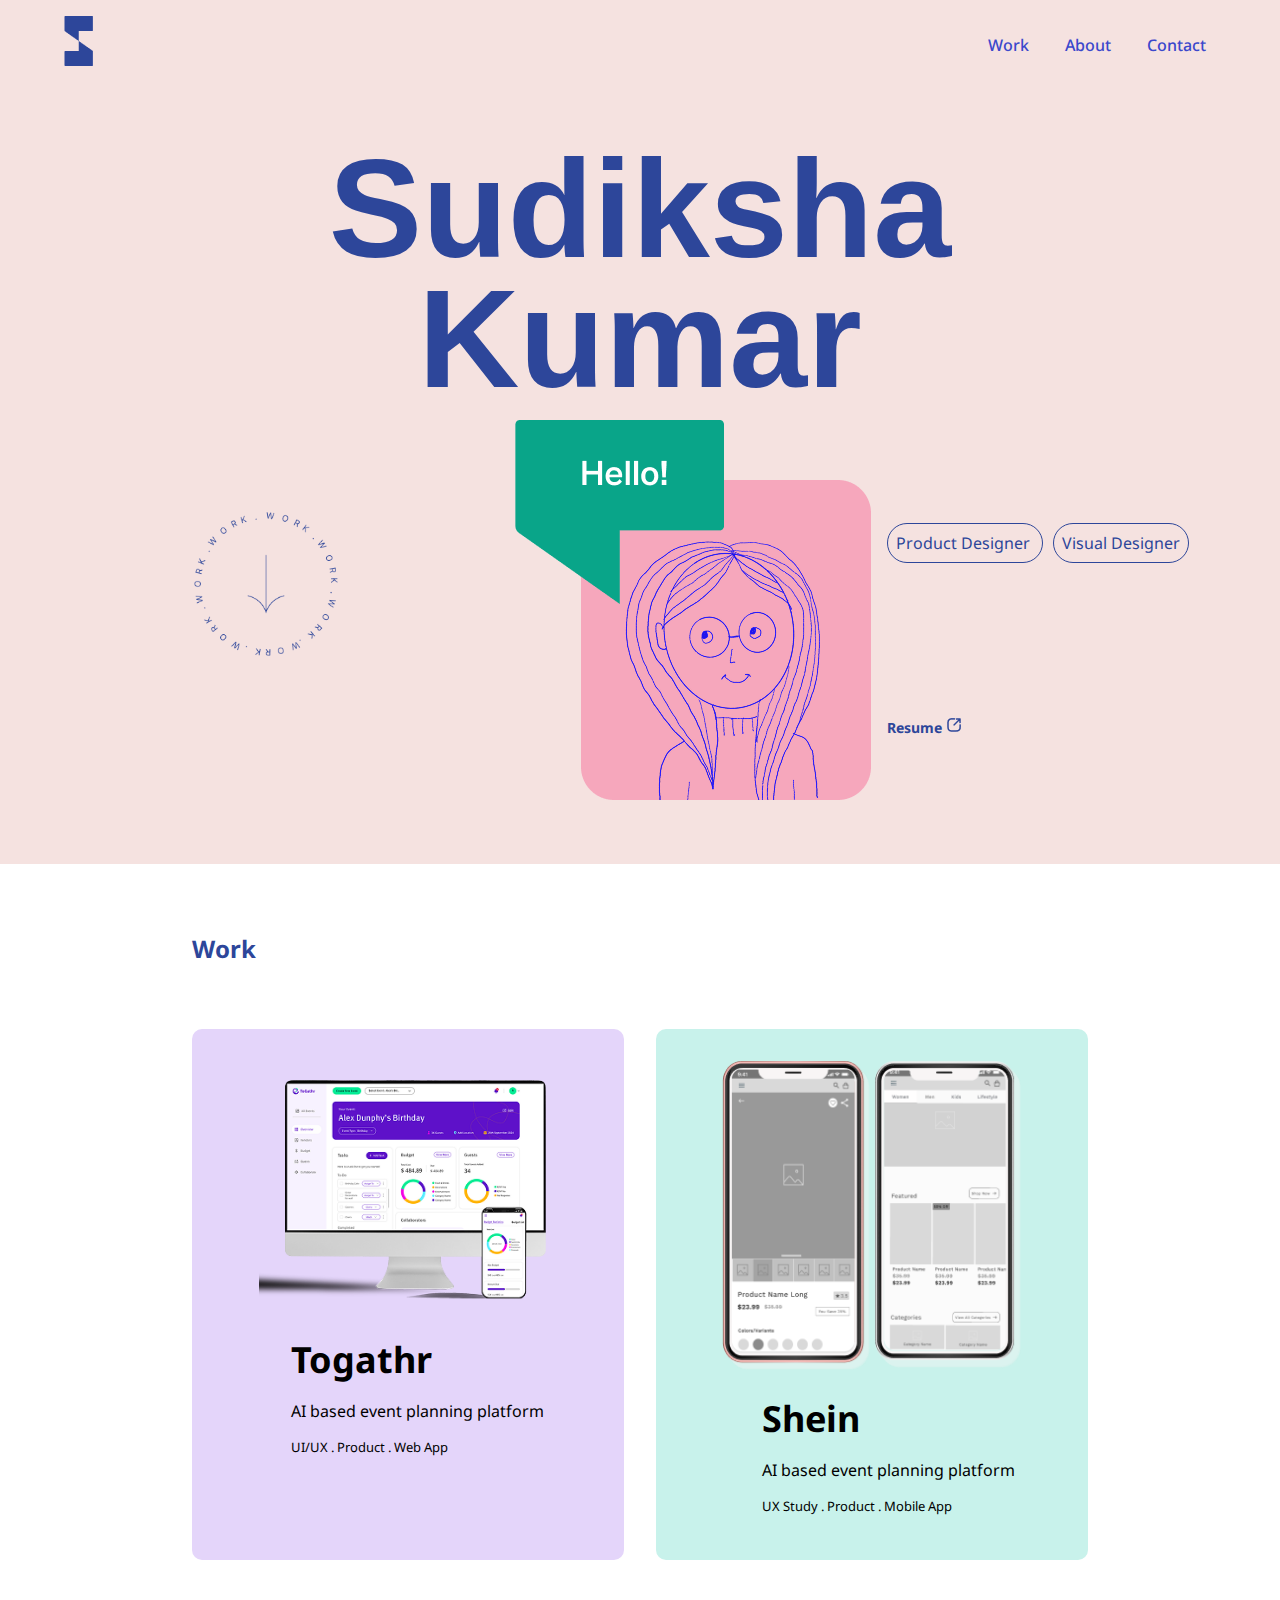
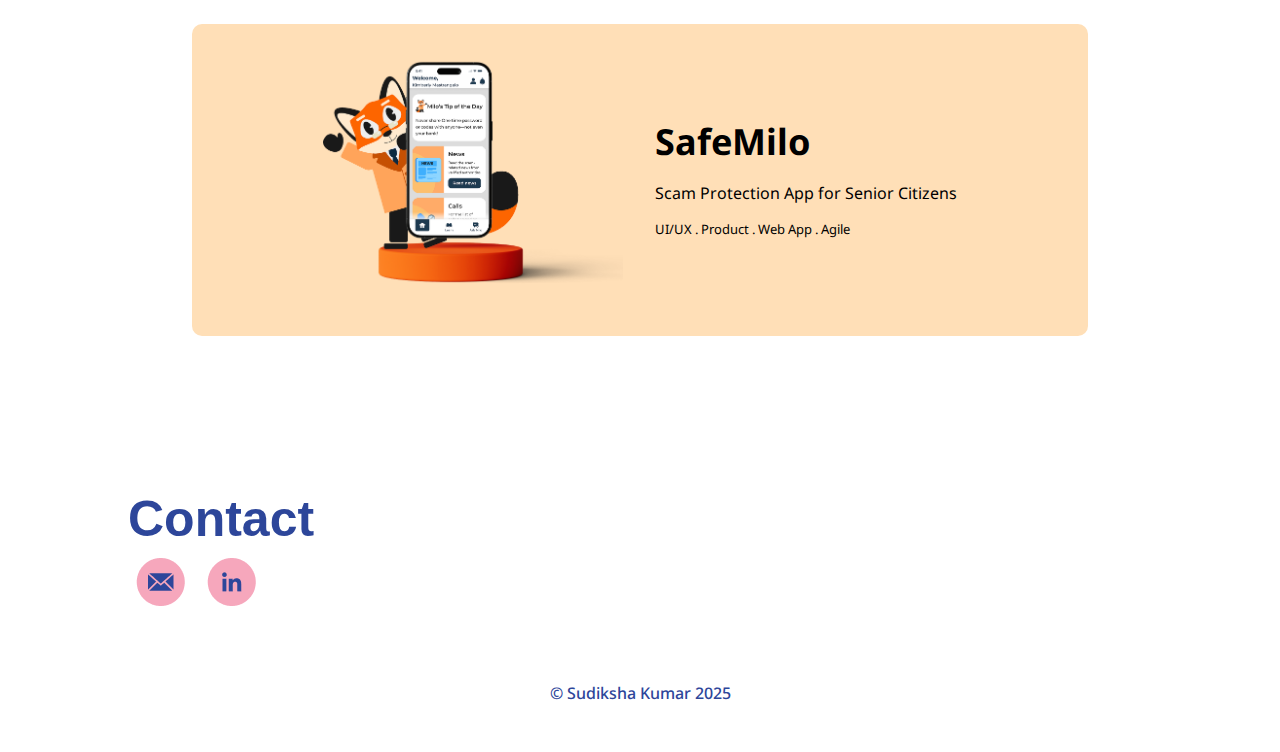
<file: index.html>
<!DOCTYPE html>
<html lang="en">
<head>
  <meta charset="UTF-8" />
  <meta name="viewport" content="width=device-width, initial-scale=1.0" />
  <title>Sudiksha Kumar</title>
  <link href="https://fonts.googleapis.com/css2?family=Noto+Sans&display=swap" rel="stylesheet">
  <link href="https://api.fontshare.com/v2/css?f[]=cabinet-grotesk@400,700&display=swap" rel="stylesheet">
  <link rel="stylesheet" href="intro.css" />
</head>
<body>
  <header>
    <nav>
      <div class="logo">
        <img src="/Group.png" alt="">
      </div>
      <div class="hamburger" id="hamburger">
        <span id="hamburger-icon">&#9776;</span>
        <span id="close-icon" style="display: none;">&times;</span>
      </div>
      <ul class="nav-links"  id="nav-links">
        <li><a href="#work">Work</a></li>
        <li><a href="/about.html">About</a></li>
        <li><a href="#contact">Contact</a></li>
      </ul>
    </nav>

      <h1>Sudiksha <br> Kumar</h1>
      <section class="intro-with-illustrations">
        <div class="work-illustration"> <img src="/Layer_1.png" alt="" class="workicon"></div>
        <div class="profile"> <img src="/landing_page_image.png" alt="Profile Illustration" class="profile-illustration" />
            <div class="introContent"> <span>Product Designer </span> <span>Visual Designer </span><br> 
        <p style="font-size: 24px;" class="fadeIn">
            UX designer currently designing with <br> strategy, storytelling, and a little bit of <br> overthinking (the good kind).
        </p>
        <p class="resume">
            <a href="/Resume_SudikshaSK.pdf" target="_blank" rel="noopener noreferrer">
              Resume
              <img src="/external link.png" alt="External Link Icon" />
            </a>
          </p>
          
        </div>
      </section>

  </header>

  <main>
    <section id="work">
        <h2>Work</h2>
        <div class="projects-grid">
          <a href="/togathr.html" class="project-link" style="text-decoration: none; color: black;">
          <div class="project project1">
            <img src="/devices_mobilendesktop 1.png" alt="Togathr Project" />
            <div class="description">
              <h3 style="font-size: 36px;">Togathr</h3>
              <p>AI based event planning platform</p>
              <p class="sub-heading">UI/UX . Product . Web App</p>
            </div>
             </a>
          </div>
         
          <a href="/shein.html" class="project-link" style="text-decoration: none; color: black;">
          <div class="project project2">
            <img src="/Group 182.png" alt="Shein Project" />
            <div class="description">
              <h3 style="font-size: 36px;">Shein</h3>
              <p>AI based event planning platform</p>
              <p class="sub-heading">UX Study . Product . Mobile App</p>
            </div>
          </div>
          </a>
         
          <div class="project project3">
             <a href="/safemilo.html" class="project-link" style="text-decoration: none; color: black;">
            <div class="pro3">
            <img src="/Group 1000006092.png" alt="safemilo Project" />
            <div class="description">
              <h3 style="font-size: 36px;">SafeMilo</h3>
              <p>Scam Protection App for Senior Citizens</p>
              <p class="sub-heading">UI/UX . Product . Web App . Agile</p>
            </div>
            </div>
            </a>
          </div>
        </div>
      </section>
      
  </main>

  <footer id="contact">
    <h2>Contact</h2>
    <div class="socials">
        <a href="mailto:sudikshask1@gmail.com " style="text-decoration: none;">
            <img src="/message.png" alt="Email Icon">
          </a>
          <a href="https://www.linkedin.com/in/sudiksha-kumar/" rel="noopener noreferrer">
            <img src="/Group 14.png" alt="LinkedIn Icon">
          </a>
    </div>
    <p>&copy; Sudiksha Kumar 2025</p>
  </footer>

  <script src="intro.js"></script>
</body>
</html>
</file>
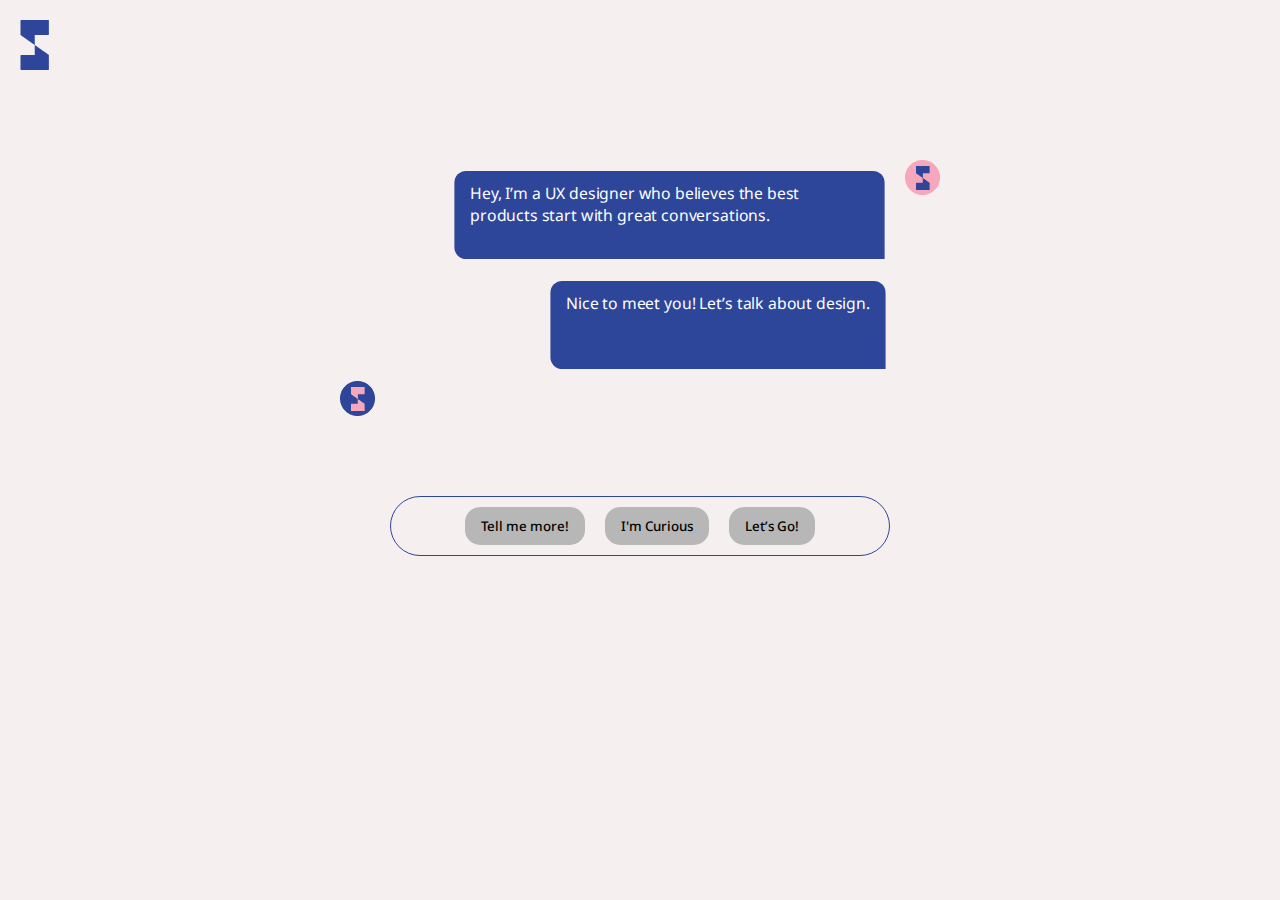
<file: landing.html>
<!DOCTYPE html>
<html lang="en">
<head>
  <meta charset="UTF-8" />
  <meta name="viewport" content="width=device-width, initial-scale=1.0"/>
  <title>UX Designer Chat</title>
  <link href="https://fonts.googleapis.com/css2?family=Noto+Sans&display=swap" rel="stylesheet">
  <link rel="stylesheet" href="landing.css" />
</head>
<body>
  <div class="logo"><img src="/Group.png" alt=""></div>
  <main class="chat-container">
    <section class="rightChat-with-logo">
      <div class="rightChat">
      <div class="chat-bubble left">
        <p>Hey, I’m a UX designer who believes the best products start with great conversations.</p>
      </div>
      <div class="chat-bubble left">
        <p>Nice to meet you! Let’s talk about design.</p>
      </div>
    </div>
      <div class="chatLogo">
        <img src="/Group 250.png" alt="chat logo" />
      </div>  
    </section>
  
    <div id="user-chat-area" class="user-chat-area">
      <div class="leftChatLogo">
        <img src="/Group 251.png" alt=" chat logo">
      </div>
    </div>

    <div class="options">
      <button onclick="handleUserChoice('Tell me more!')">Tell me more!</button>
      <button onclick="handleUserChoice('I\'m Curious')">I'm Curious</button>
      <button onclick="handleUserChoice('Let\'s Go!')">Let’s Go!</button>
    </div>
  </main>

  <script src="landing.js"></script>
</body>
</html>
</file>
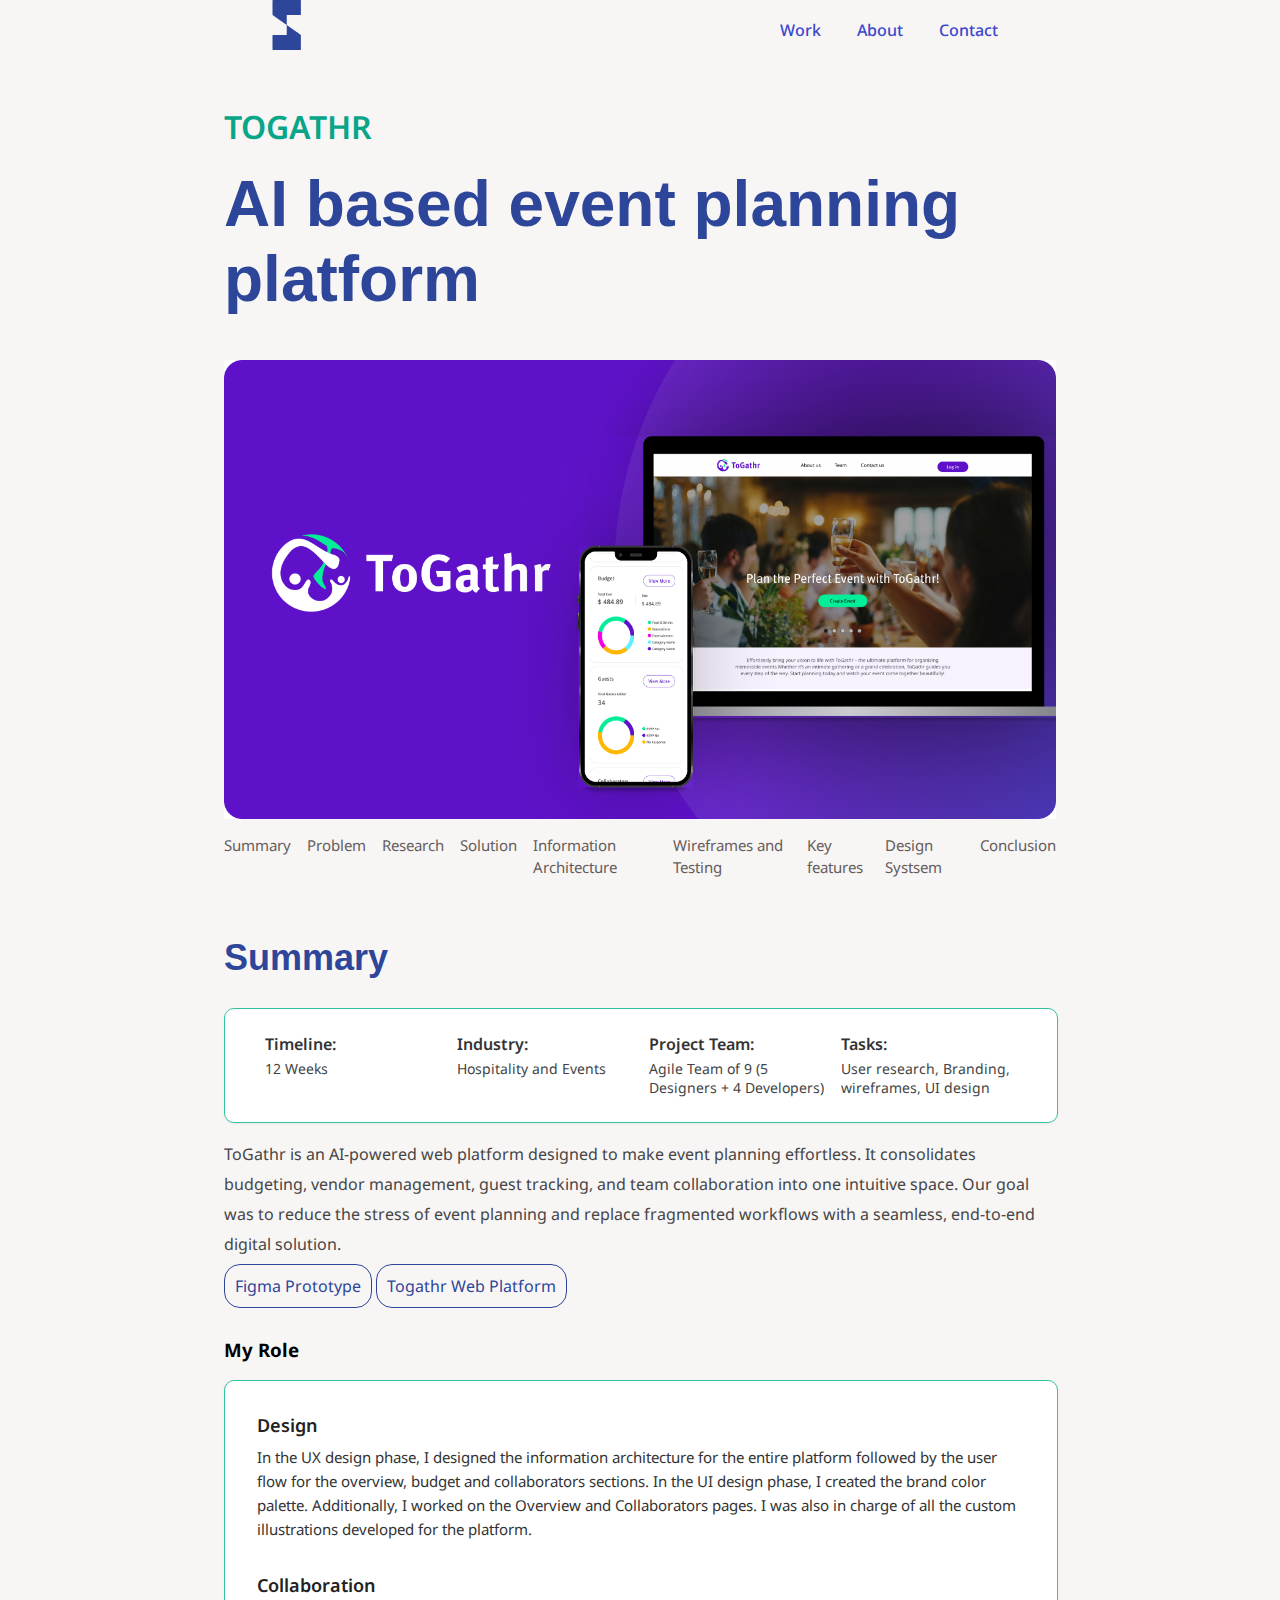
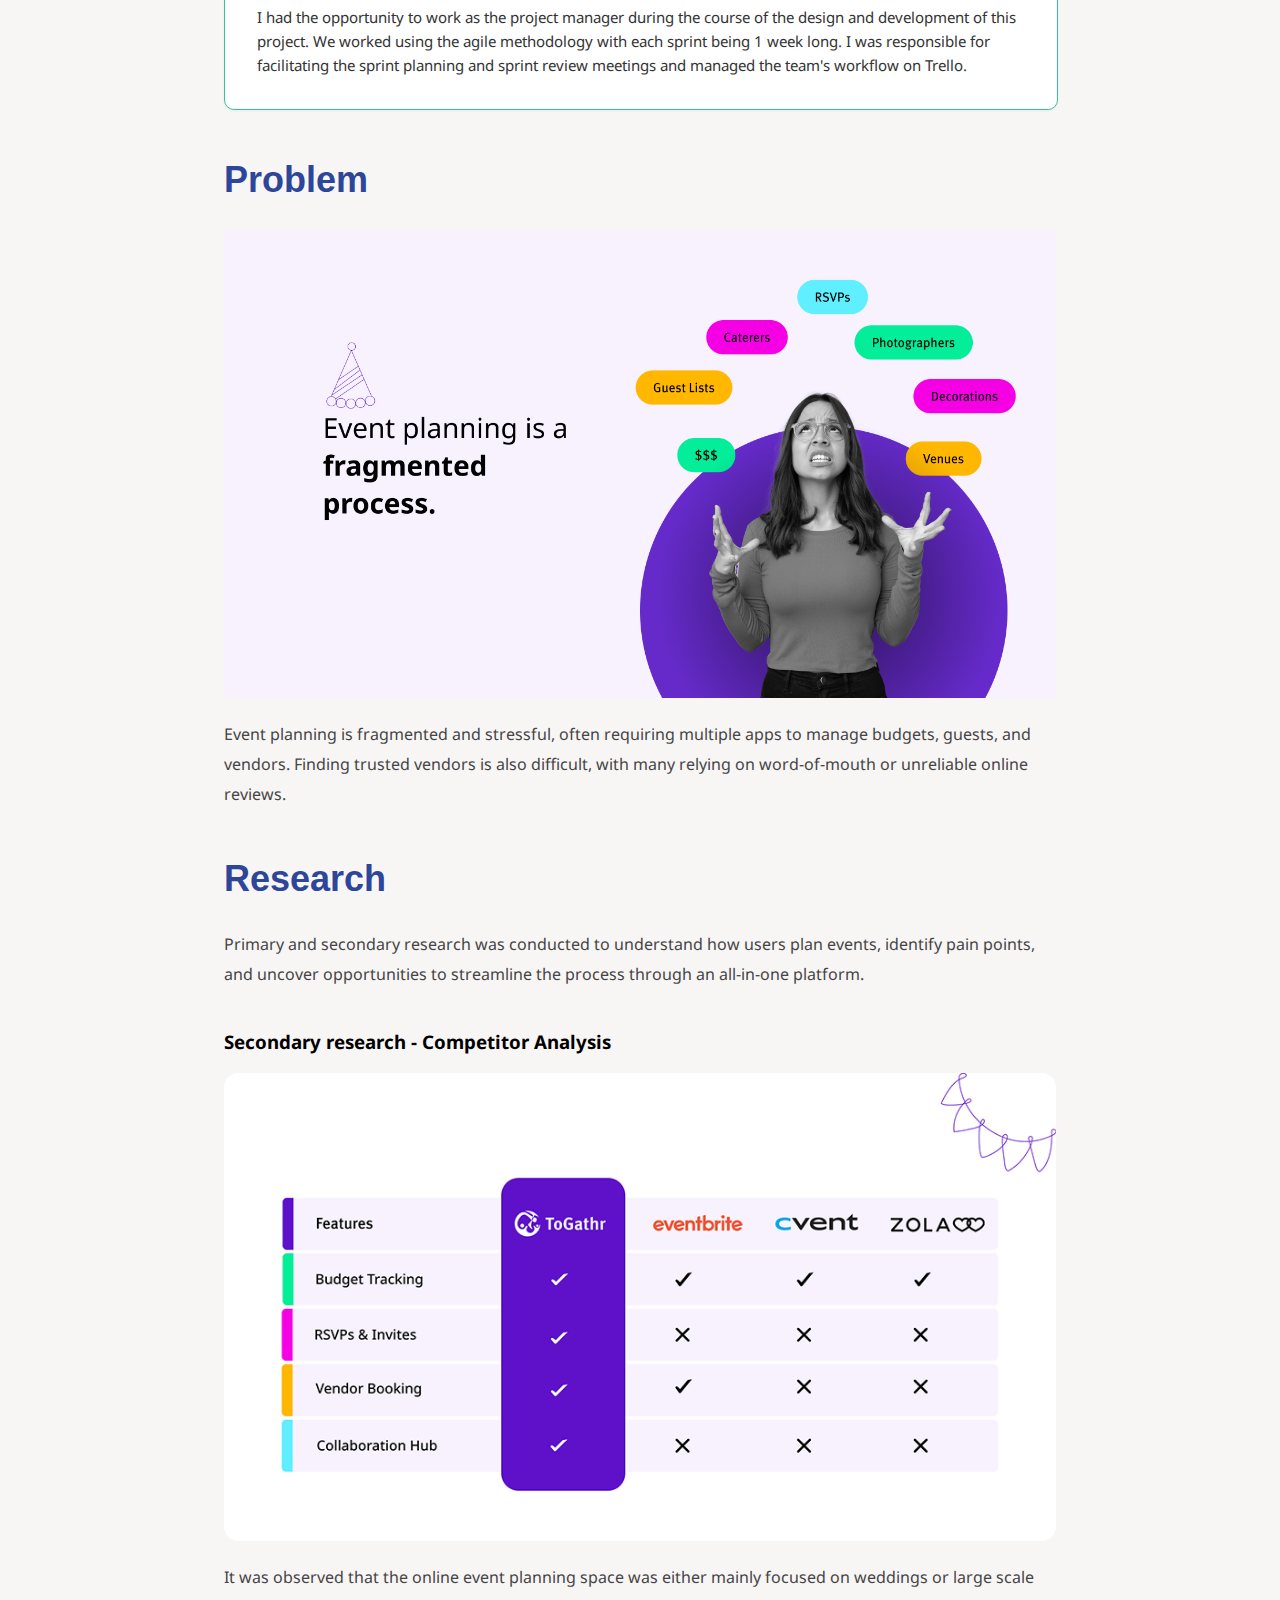
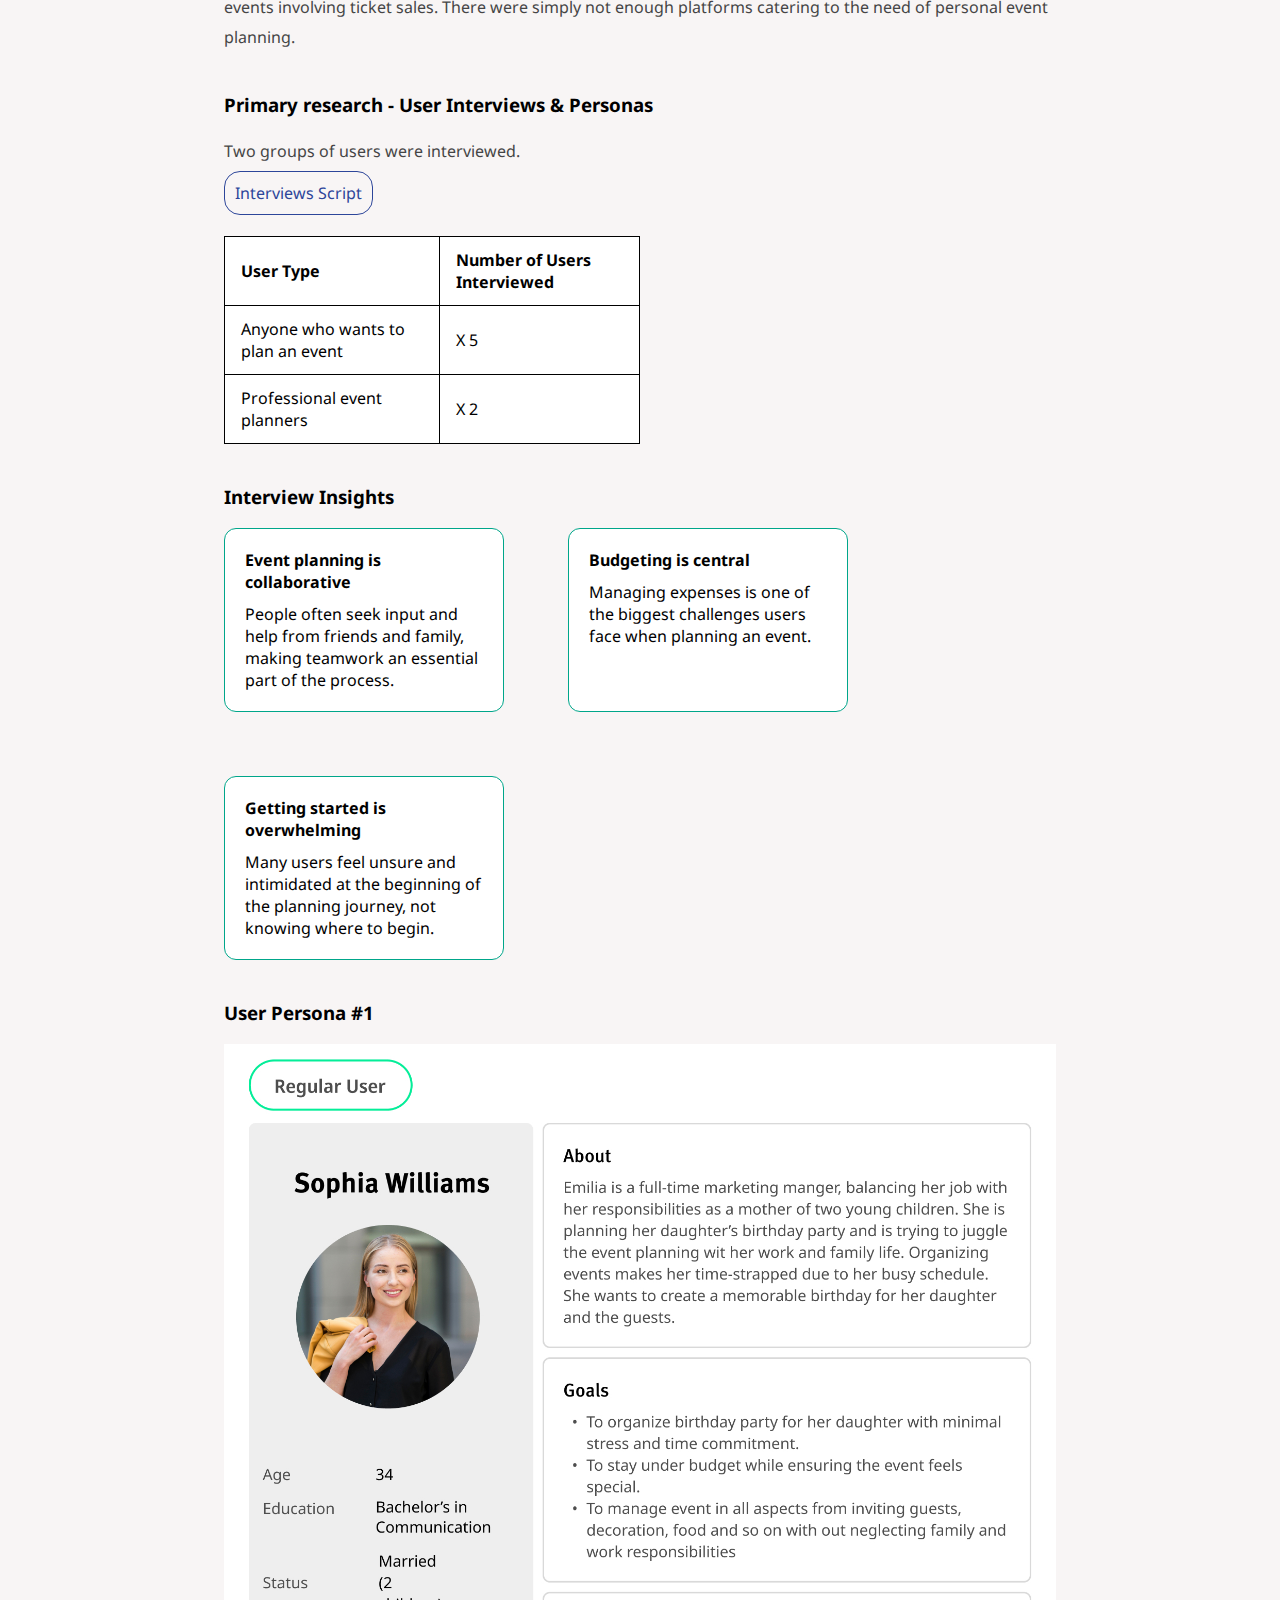
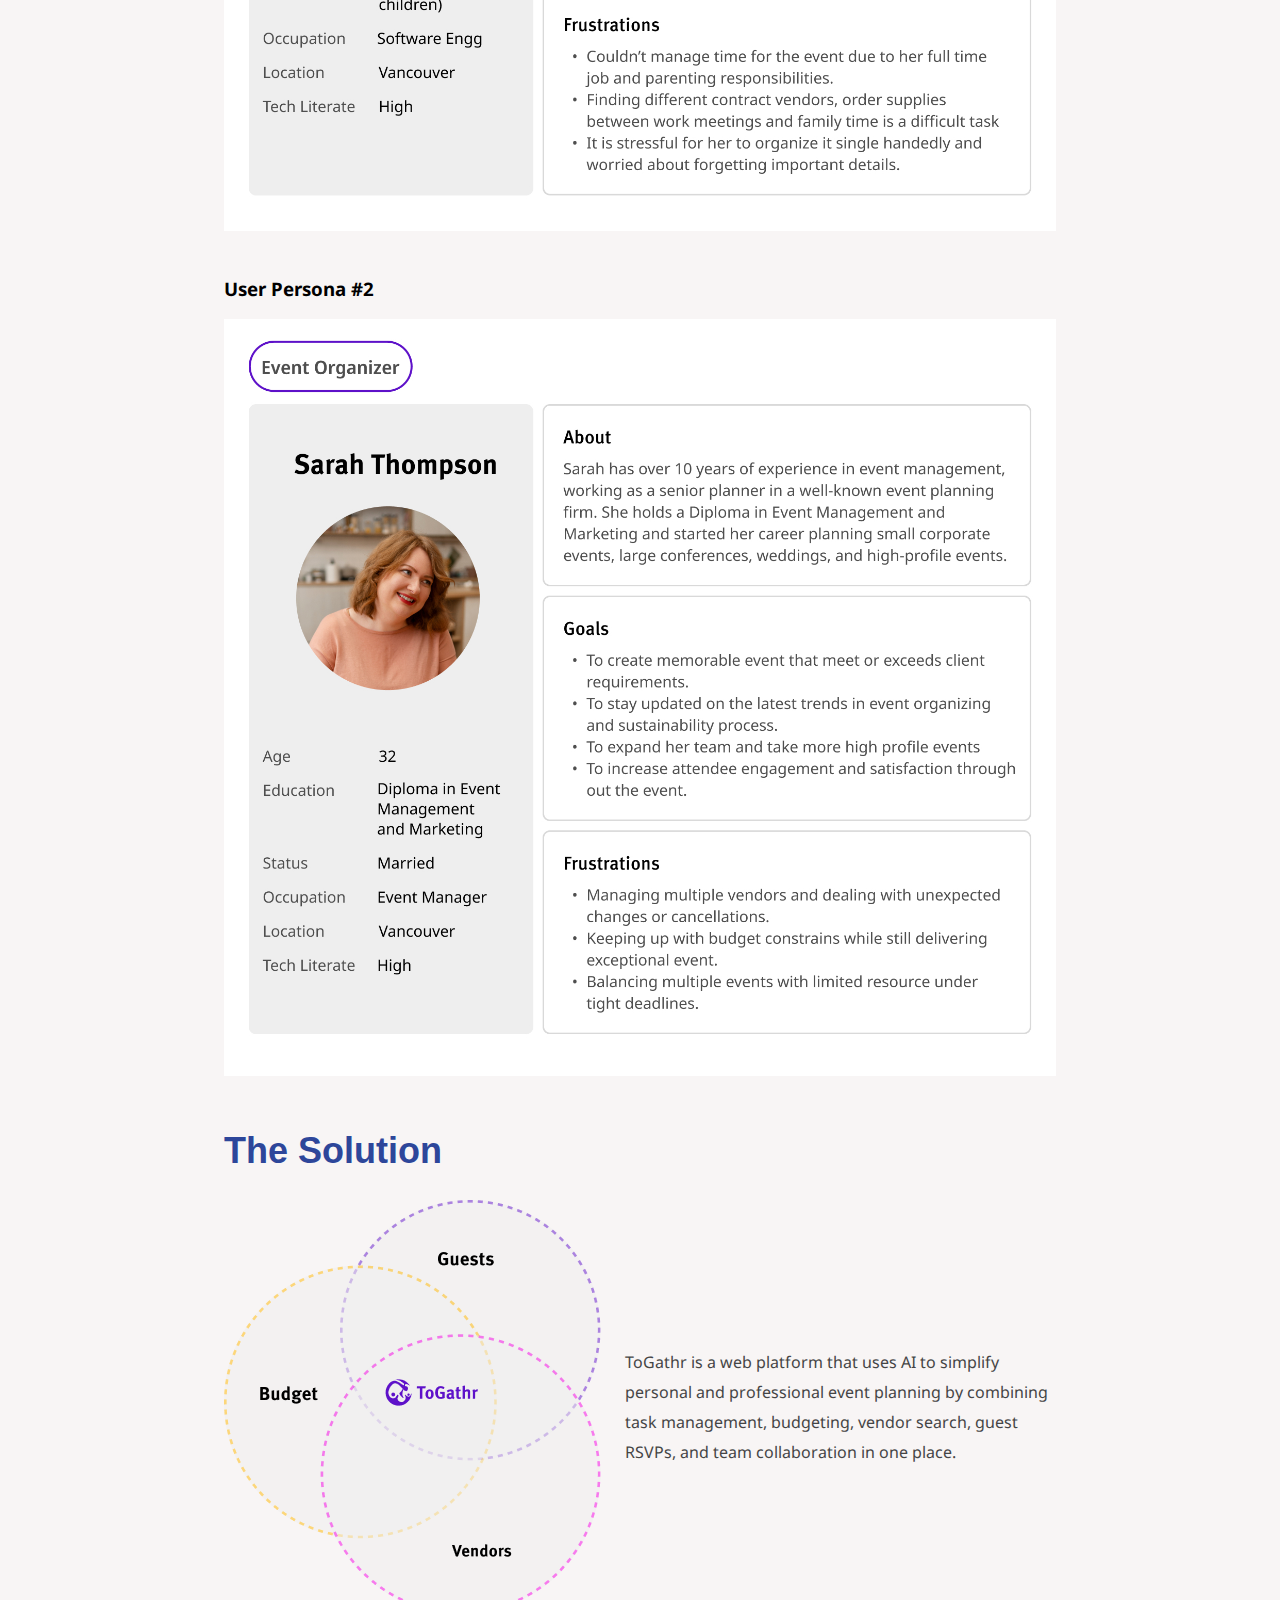
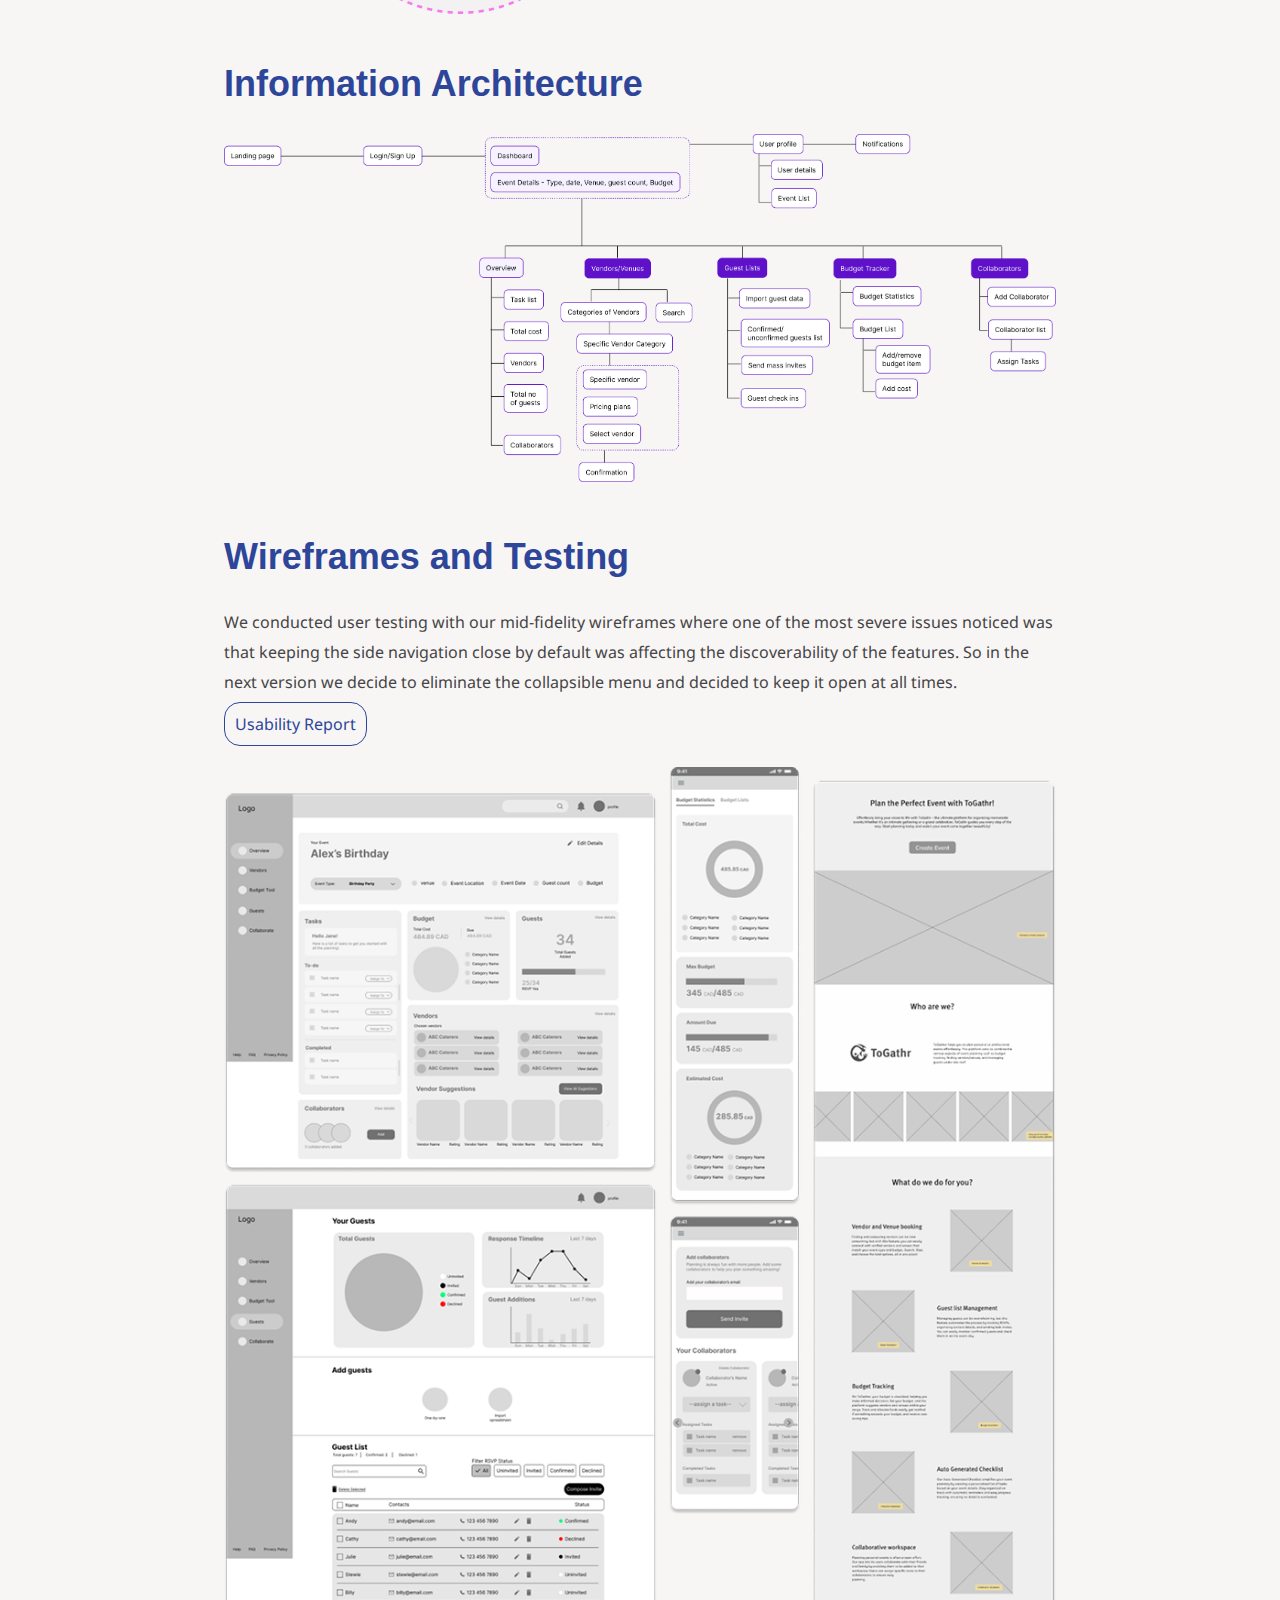
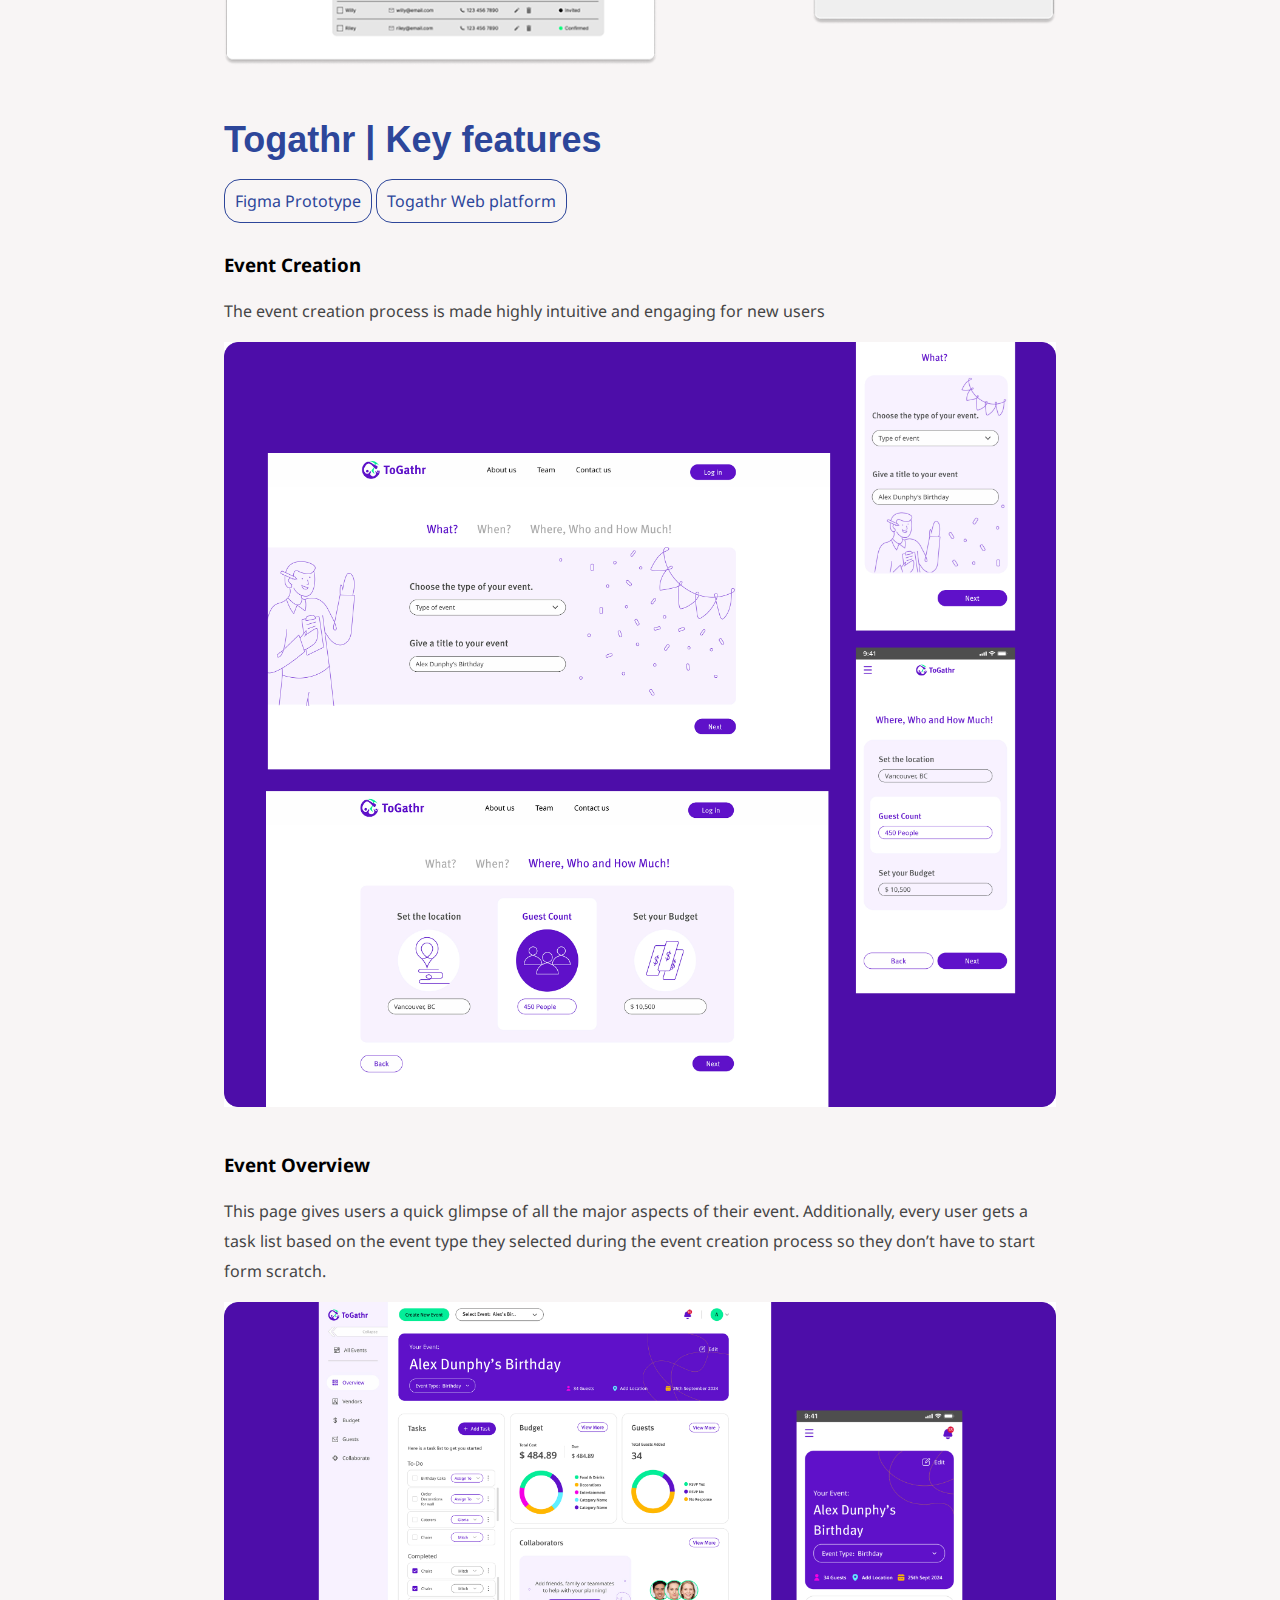
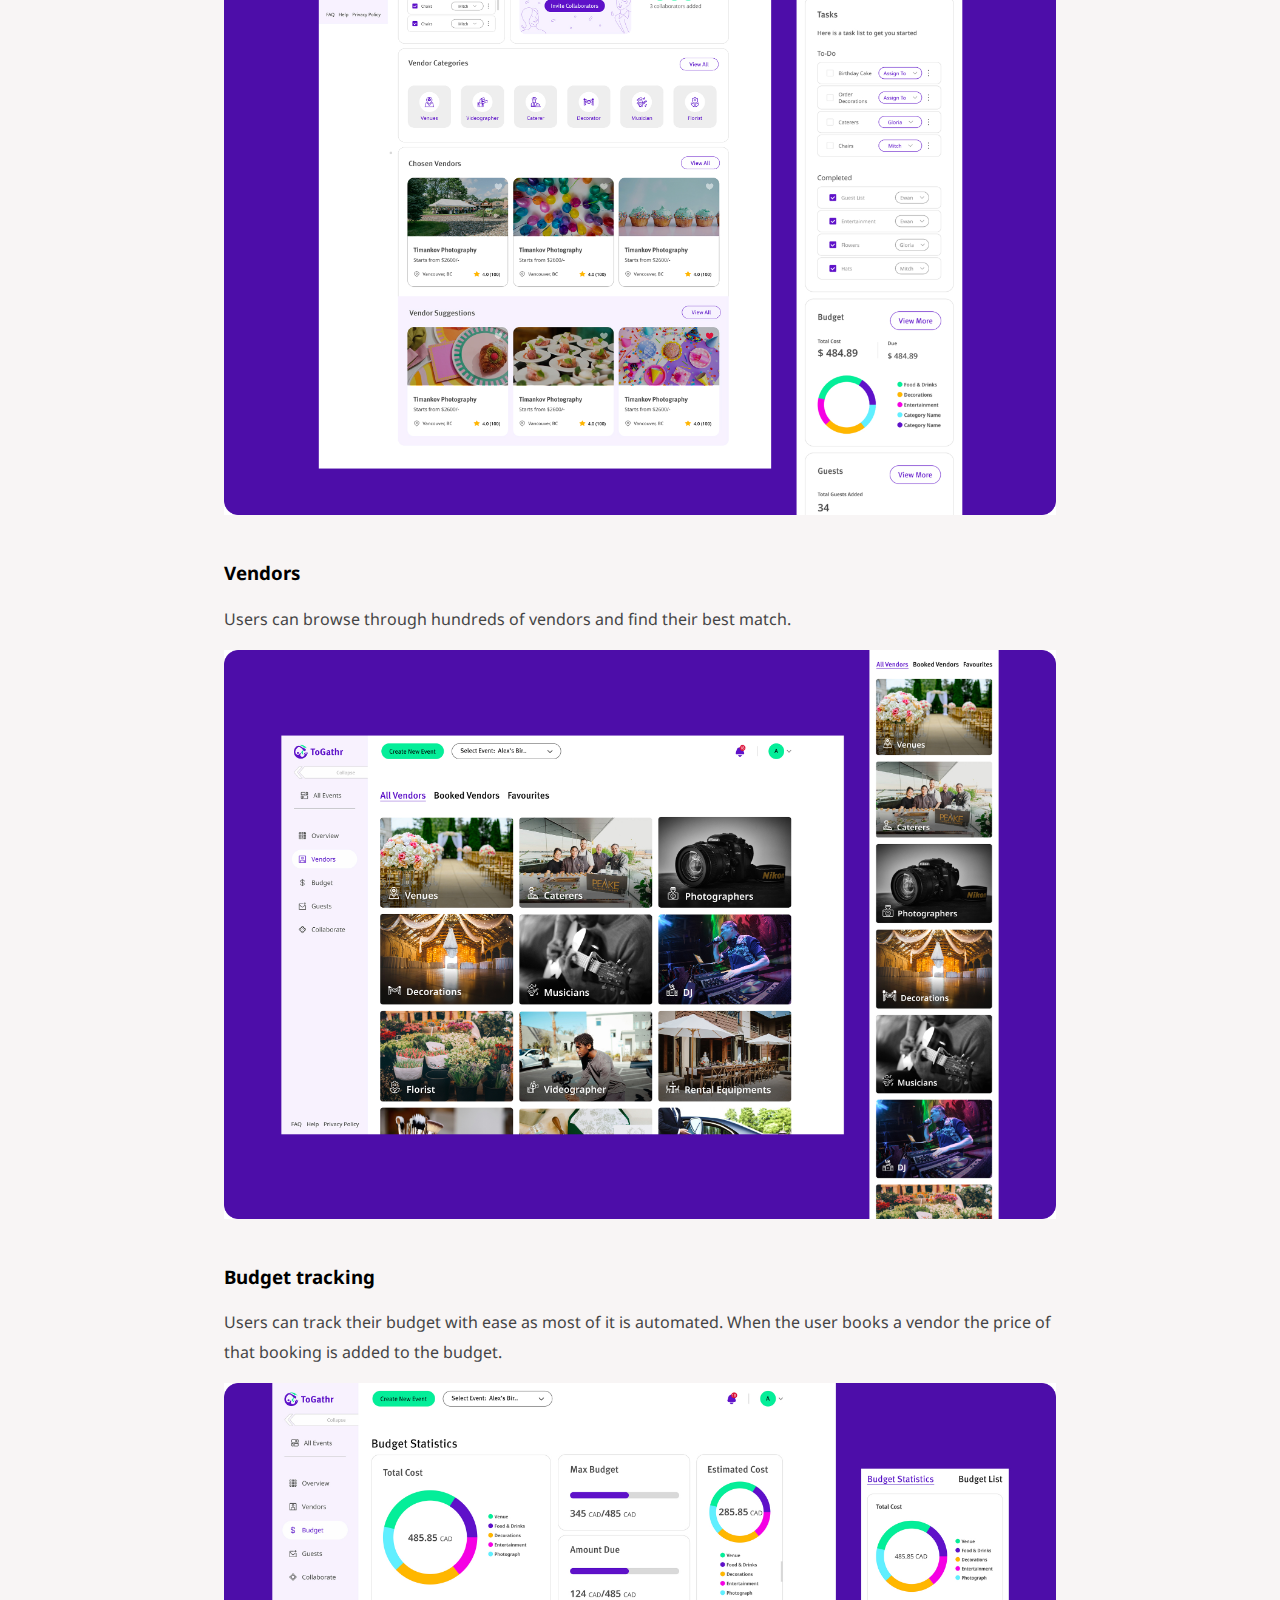
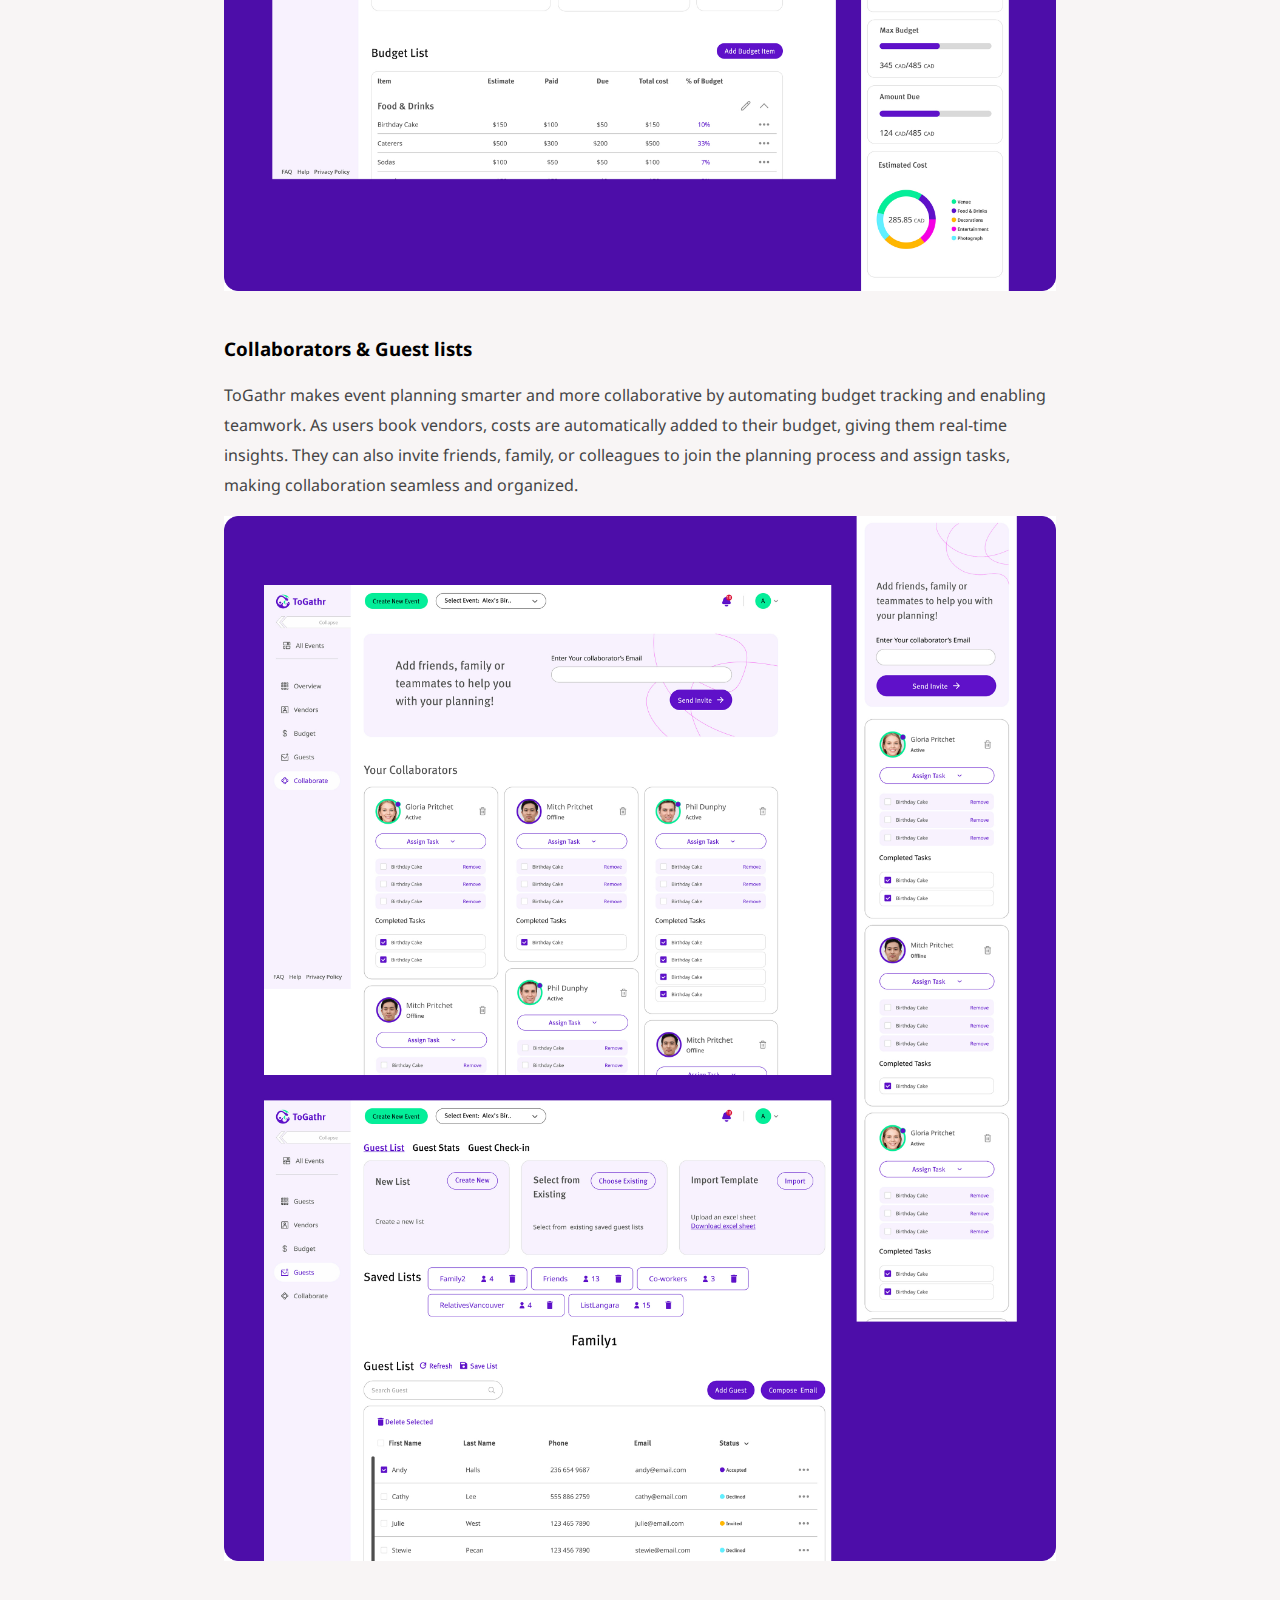
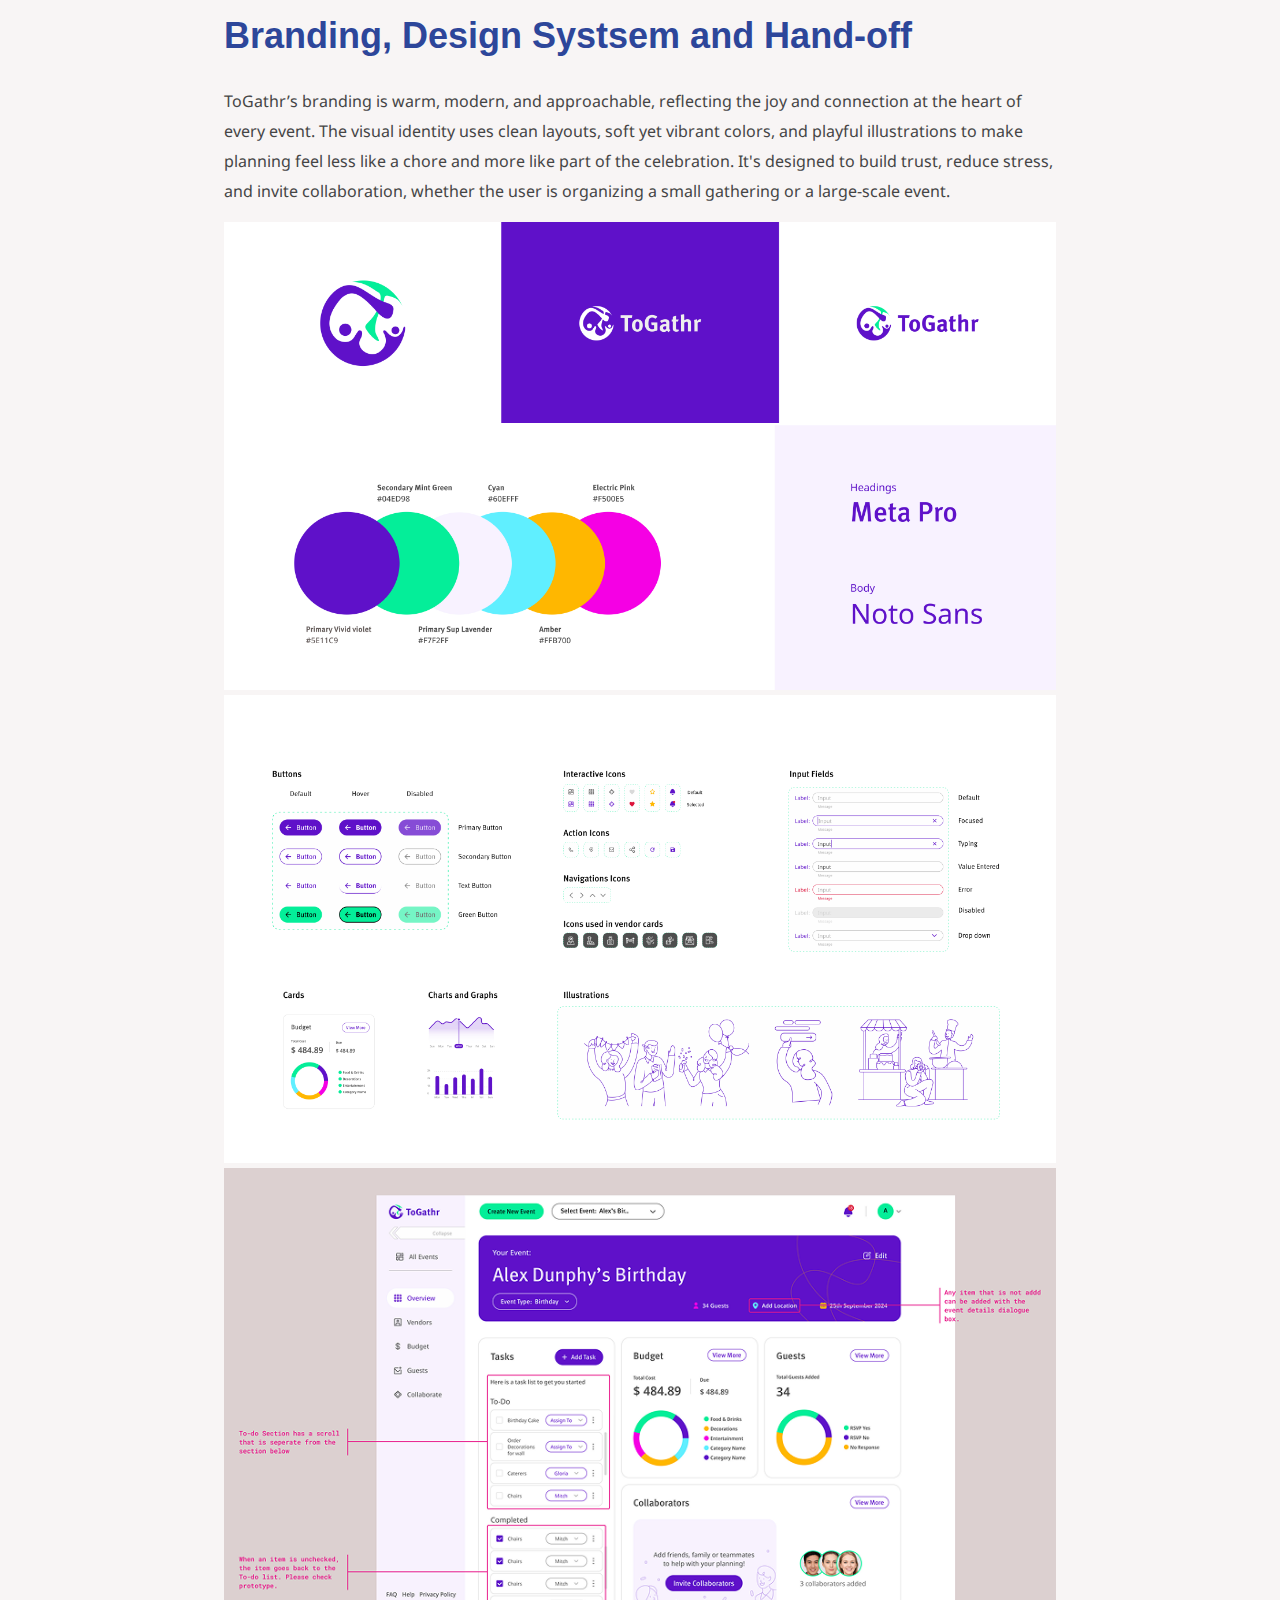
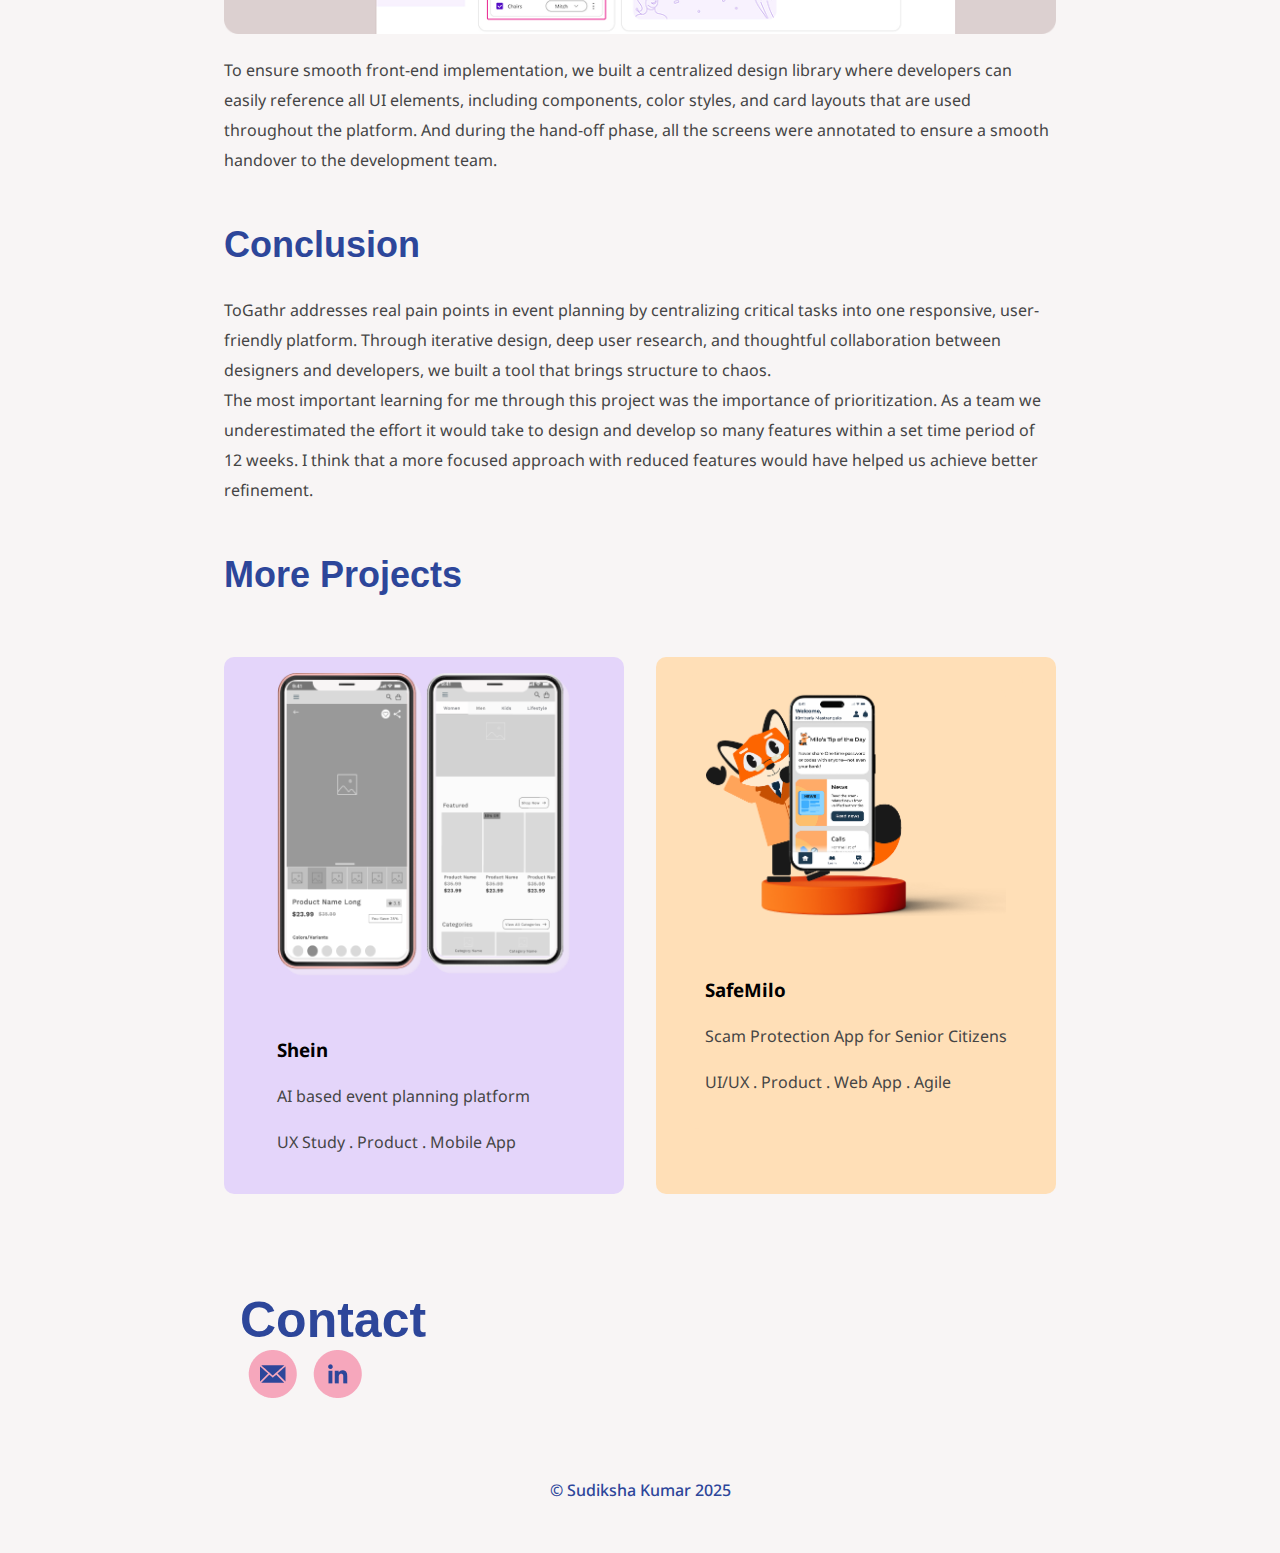
<file: togathr.html>
<!DOCTYPE html>
<html lang="en">
<head>
    <meta charset="UTF-8">
    <meta name="viewport" content="width=device-width, initial-scale=1.0">
    <title>Togathr Case Study</title>
    <link href="https://fonts.googleapis.com/css2?family=Noto+Sans&display=swap" rel="stylesheet">
    <link href="https://api.fontshare.com/v2/css?f[]=cabinet-grotesk@400,700&display=swap" rel="stylesheet">
    <link rel="stylesheet" href="togathr.css">
    <script src="togathr.js"></script>
</head>
<body>
    <nav>
        <div class="logo">
          <a href="/index.html">
            <img src="/Group.png" alt="">
          </a>
        </div>
        <div class="hamburger" id="hamburger">
          <span id="hamburger-icon">&#9776;</span>
          <span id="close-icon" style="display: none;">&times;</span>
        </div>
        <ul class="nav-links"  id="nav-links">
          <li><a href="/index.html">Work</a></li>
          <li><a href="/about.html">About</a></li>
          <li><a href="#contact">Contact</a></li>
        </ul>
      </nav>

    <header>
        <h2>TOGATHR</h2>
        <h1>AI based event planning platform</h1>
        <img src="/Cover-image.jpg" alt="" >
    </header>

      <nav id="navbar">
        <ul>
          <li><a href="#summary" class="nav-link">Summary</a></li>
          <li><a href="#problem" class="nav-link">Problem</a></li>
          <li><a href="#research" class="nav-link">Research</a></li>
          <li><a href="#solution" class="nav-link">Solution</a></li>
          <li><a href="#informationArchitecture" class="nav-link">Information Architecture</a></li>
          <li><a href="#WireframesandTesting" class="nav-link">Wireframes and Testing</a></li>
          <li><a href="#Keyfeatures" class="nav-link">Key features</a></li>
          <li><a href="#branding" class="nav-link">Design Systsem</a></li>
          <li><a href="#conclusion" class="nav-link">Conclusion</a></li>
        </ul>
      </nav>

      <section id="summary">
        <h2>Summary</h2>

        <div class="summary-box">
            <div class="summary-section">
            <strong>Timeline:</strong>
            <p>12 Weeks</p>
            </div>
            <div class="summary-section">
            <strong>Industry:</strong>
            <p>Hospitality and Events</p>
            </div>
            <div class="summary-section">
            <strong>Project Team:</strong>
            <p>Agile Team of 9 (5 Designers + 4 Developers)</p>
            </div>
            <div class="summary-section">
            <strong>Tasks:</strong>
            <p>User research, Branding, wireframes, UI design</p>
            </div>
        </div>

        <p>ToGathr is an AI-powered web platform designed to make event planning effortless. It consolidates budgeting, vendor management, guest tracking, and team collaboration into one intuitive space. Our goal was to reduce the stress of event planning and replace fragmented workflows with a seamless, end-to-end digital solution.</p>
        <a href="https://www.figma.com/proto/tDNwI24nvg5z5sKRvmJSCb/High-Fidelity-Wireframes?page-id=1627%3A71035&node-id=1627-71203&viewport=3201%2C2410%2C0.25&t=pLGExd0Ls3CI9Szv-1&scaling=min-zoom&content-scaling=fixed&starting-point-node-id=1654%3A27068&show-proto-sidebar=1">Figma Prototype</a>
        <a href="https://www.togathr.ca/">Togathr Web Platform</a>

        <h3>My Role</h3>
         <div class="details-box">
            <div class="section">
            <div class="section-title">Design</div>
            <div class="section-text">
                In the UX design phase, I designed the information architecture for the entire platform followed by the user flow for the overview, budget and collaborators sections. In the UI design phase, I created the brand color palette. Additionally, I worked on the Overview and Collaborators pages. I was also in charge of all the custom illustrations developed for the platform.
            </div>
            </div>
            <div class="section">
            <div class="section-title">Collaboration</div>
            <div class="section-text">
                I had the opportunity to work as the project manager during the course of the design and development of this project. We worked using the agile methodology with each sprint being 1 week long. I was responsible for facilitating the sprint planning and sprint review meetings and managed the team's workflow on Trello.
            </div>
            </div>
        </div>
      </section>

      <section id="problem">
      <h2>Problem</h2>
      <img src="/02 Problem.jpg" alt="">
      <p>Event planning is fragmented and stressful, often requiring multiple apps to manage budgets, guests, and vendors. Finding trusted vendors is also difficult, with many relying on word-of-mouth or unreliable online reviews.</p>
      </section>

      <section id="research">
        <h2>Research</h2>
        <p>Primary and secondary research was conducted to understand how users plan events, identify pain points, and uncover opportunities to streamline the process through an all-in-one platform.</p>
        <h3>Secondary research - Competitor Analysis</h3>
        <img src="/05 competitor analysis 1.png" alt="">
        <p>It was observed that the online event planning space was either mainly focused on weddings or large scale events involving ticket sales. There were simply not enough platforms catering to the need of personal event planning.</p>
        <h3>Primary research - User Interviews & Personas</h3>
        <p>Two groups of users were interviewed.</p>
        <a href="https://docs.google.com/document/d/1onCtg5XjoteOk-iXKsJhzaGKa8JInk7oDapmvJ-QyhU/edit?usp=sharing">Interviews Script</a>

         <table style="margin-top: 2rem;">
          <tr>
            <th>User Type</th>
            <th>Number of Users Interviewed</th>
          </tr>
          <tr>
            <td>Anyone who wants to plan an event</td>
            <td>X 5</td>
          </tr>
          <tr>
            <td>Professional event planners</td>
            <td>X 2</td>
          </tr>
        </table>

        <h3>Interview Insights</h3>
          <div class="wrapper">
            <div class="card">
              <b>Event planning is collaborative</b>
              People often seek input and help from friends and family, making teamwork an essential part of the process.
            </div>

            <div class="card">
              <b>Budgeting is central</b>
              Managing expenses is one of the biggest challenges users face when planning an event.
            </div>

            <div class="card">
              <b>Getting started is overwhelming</b>
              Many users feel unsure and intimidated at the beginning of the planning journey, not knowing where to begin.
            </div>
          </div>

          <div>
            <h3>User Persona #1</h3>
            <img src="/User Persona-3.jpg" alt="">
          </div>

          <div>
            <h3>User Persona #2</h3>
            <img src="/User Persona-1.jpg" alt="">
          </div>
      </section>

      <section id="solution">
        <h2>The Solution</h2>
        <div class="solutionDiv">
        <img src="/Group 1000005913.png" alt="">
        <p>ToGathr is a web platform that uses AI to simplify personal and professional event planning by combining task management, budgeting, vendor search, guest RSVPs, and team collaboration in one place.</p>
        </div>
      </section>

      <section id="informationArchitecture">
        <h2>Information Architecture</h2>
        <img src="/Group 1000006056.png" alt="">
      </section>

      <section id="WireframesandTesting">
        <h2>Wireframes and Testing</h2>
        <p>We conducted user testing with our mid-fidelity wireframes where one of the most severe issues noticed was that keeping the side navigation close by default was affecting the discoverability of the features. So in the next version we decide to eliminate the collapsible menu and decided to keep it open at all times.</p>
        <a href="/WMDD4925_M01_6_Usability_Report.pdf">Usability Report</a><br>
        <img src="/Group 1000005946 1.png" alt="" style="margin-top: 2rem;">
      </section>

      <section id="Keyfeatures">
        <h2>Togathr | Key features</h2>
        <a href="https://www.figma.com/proto/tDNwI24nvg5z5sKRvmJSCb/High-Fidelity-Wireframes?page-id=1627%3A71035&node-id=1627-71203&viewport=3201%2C2410%2C0.25&t=pLGExd0Ls3CI9Szv-1&scaling=min-zoom&content-scaling=fixed&starting-point-node-id=1654%3A27068&show-proto-sidebar=1">Figma Prototype</a>
        <a href="https://www.togathr.ca/">Togathr Web platform</a>
        <h3>Event Creation</h3>
        <p>The event creation process is made highly intuitive and engaging for new users</p>
        <img src="/Group 1000006068.jpg" alt="">

        <h3>Event Overview</h3>
        <p>This page gives users a quick glimpse of all the major aspects of their event. Additionally, every user gets a task list based on the event type they selected during the event creation process so they don’t have to start form scratch.</p>
        <img src="/Group 1000006069.jpg" alt="">

        <h3>Vendors</h3>
        <p>Users can browse through hundreds of vendors and find their best match.</p>
        <img src="/Group 1000006070.jpg" alt="">

        <h3>Budget tracking</h3>
        <p>Users can track their budget with ease as most of it is automated. When the user books a vendor the price of that booking is added to the budget.</p>
        <img src="/Group 1000006071.jpg" alt="">

        <h3>Collaborators & Guest lists</h3>
        <p>ToGathr makes event planning smarter and more collaborative by automating budget tracking and enabling teamwork. As users book vendors, costs are automatically added to their budget, giving them real-time insights. They can also invite friends, family, or colleagues to join the planning process and assign tasks, making collaboration seamless and organized.</p>
        <img src="/Group 1000006072.jpg" alt="">
      </section>

      <section id="branding">
        <h2>Branding, Design Systsem and Hand-off</h2>
        <p>ToGathr’s branding is warm, modern, and approachable, reflecting the joy and connection at the heart of every event. The visual identity uses clean layouts, soft yet vibrant colors, and playful illustrations to make planning feel less like a chore and more like part of the celebration. It's designed to build trust, reduce stress, and invite collaboration, whether the user is organizing a small gathering or a large-scale event.</p>
        <img src="/13 UI kit branding.jpg" alt="">
        <img src="/14 UI kit components.jpg" alt="">
        <img src="/Section 1 1.png" alt="">
        <p>To ensure smooth front-end implementation, we built a centralized design library where developers can easily reference all UI elements, including components, color styles, and card layouts that are used throughout the platform.
        And during the hand-off phase, all the screens were annotated to ensure a smooth handover to the development team.</p>
      </section>

      <section id="conclusion">
        <h2>Conclusion</h2>
        <p>ToGathr addresses real pain points in event planning by centralizing critical tasks into one responsive, user-friendly platform. Through iterative design, deep user research, and thoughtful collaboration between designers and developers, we built a tool that brings structure to chaos. <br>

        The most important learning for me through this project was the importance of prioritization. As a team we underestimated the effort it would take to design and develop so many features within a set time period of 12 weeks. I think that a more focused approach with reduced features would have helped us achieve better refinement. 
        </p>
      </section>

    <div class="MoreProjects">
      <h2>More Projects</h2>
       <div class="projects-grid">
          <a href="/shein.html" style="text-decoration: none; color: black; background-color: #E4D5FA;">
          <div class="project project1">
            <img src="/Group 182.png" alt="Shein Project" />
            <div class="description" style="background-color: #E4D5FA;">
              <h3 style="background-color: #E4D5FA;">Shein</h3>
              <p style="background-color: #E4D5FA;">AI based event planning platform</p>
              <p class="sub-heading" style="background-color: #E4D5FA;">UX Study . Product . Mobile App</p>
            </div>
            </a>
          </div>

          <a href="/safemilo.html" class="project project2" style="text-decoration: none; color: black; background-color:#FFDFB7;">
          <div class="project project2">
            <img src="/Group 1000006092.png" alt="Safemilo project" />
            <div class="description" style="background-color: #FFDFB7;">
              <h3 style="background-color: #FFDFB7;">SafeMilo</h3>
              <p style="background-color: #FFDFB7;">Scam Protection App for Senior Citizens</p>
              <p class="sub-heading" style="background-color: #FFDFB7;">UI/UX . Product . Web App . Agile</p>
            </div>
          </div>
          </a>
        </div>
    </div>


    
      <footer id="contact">
        <h2>Contact</h2>
        <div class="socials">
            <a href="mailto:sudikshask1@gmail.com " style="text-decoration: none;">
                <img src="/message.png" alt="Email Icon">
              </a>
              <a href="https://www.linkedin.com/in/sudiksha-kumar/" rel="noopener noreferrer">
                <img src="/Group 14.png" alt="LinkedIn Icon">
              </a>
        </div>
        <p>&copy; Sudiksha Kumar 2025</p>
      </footer>
</body>
</html>
</file>
<file: intro.css>
body {
    margin: 0;
    color: #2e2e2e;
  }
  
  header {
    background: #f5e2e0;
    padding: 1rem;
    padding-bottom: 4rem;
    text-align: center;
  }
  
  nav {
    display: flex;
    justify-content: space-between;
    align-items: center;
    margin-bottom: 30px;
  }
  .hamburger {
    display: block;
    font-size: 1.5rem;
    cursor: pointer;
    z-index: 1000;
  }

  #hamburger span {
    color: #2D469A; 
    font-size: 35px;
    
  }
  .nav-links.show {
    display: flex;
    flex-direction: column;
    position: absolute;
    top: 50px;
    right: 20px;
    background-color: white;
    padding: 1rem;
    box-shadow: 0 4px 10px rgba(0,0,0,0.1);
    z-index: 999;
  }
  
  .nav-links {
    display: none;
    list-style: none;
    gap: 1rem;
  }
  
  .nav-links li a {
    margin: 0 10px;
    color: #3b48cc;
    text-decoration: none;
    font-weight: 500;
     font-family: 'Noto sans';
  }
  
  .logo {
    font-size: 2rem;
    cursor: pointer;
  }
  
  
  h1 {
    font-family: 'Cabinet Grotesk', sans-serif;
    color: #2D469A;
    font-weight: 700; 
    font-size: 80px;
    margin: 30px 0 0 0;
  }
  .fadeIn{
     opacity: 0;
     animation: fadeIn 2s ease-in forwards;
  }

  .workicon{
    height: 7rem;
    transform: rotate(0deg);
    transform-origin: center center;
  }

  .profile-illustration {
    margin-top: 1rem;
    animation: popUp 2.5s ease-in-out;
   transform-origin: center center;
  } 

  .introContent {
    margin-top: 2rem;
    text-align: center;
    font-family: 'Noto sans';
    font-size: 14px;
  }
  .introContent a{
    margin-top: 2rem;
    text-align: center;
    font-family: 'Noto sans';
    font-size: 14px;
    text-decoration: none;
    color: #2D469A;
    font-weight: bold;
  }
  .introContent p{
    text-align: center;
  }

  .introContent span{
    color: #2D469A;
    font-size: 16px;
    border: #2D469A 1px solid;
    border-radius: 25px;
    padding: 8px;
    margin-right: 10px;
  }
  .profile p{
    margin-top: 2rem;
  }

  .sub-heading{
    font-size: 13px;
  }
  
  main {
    padding: 2rem 1rem;
    background-color: white;
  }
  h2,h3,h4,p{
    font-family: 'Noto sans';
  }
  
  #work h2 {
    color: #2D469A;
    margin-bottom: 2rem;
  }
  
  #work h3, p{
    text-align: left;
    padding-left: 0;
    margin-left: 0;
  }

  .project {
    background: #E4D5FA;
    border-radius: 10px;
    padding: 1rem;
    margin-bottom: 2rem;
    display: flex;
    flex-direction: column;
    align-items: center;
  }

  .project2{
    background-color: #C8F2EB;
  }
  .project3{
    background-color: #FFDFB7;
  }
  .project img {
    width: 100%;
    max-width: 444px;
    height: 60%;
    border-radius: 8px;
    margin-bottom: 1rem;
  }
  
  .description h3 {
    margin: 0.5rem 0 0.25rem;
  }
  
  footer {
    padding: 2rem 1rem;
    text-align: left;
  }
  #contact{
    max-width: 80vw;
    margin: 0 auto;
  }

   #contact h2{
    font-size: 50px;
    font-weight: bold;
    color: #2D469A;
    font-family: 'Cabinet Grotesk', sans-serif;
    margin-bottom: 10px;
   }

   #contact p{
    text-align: center;
    color: #2D469A;
    font-weight: 500;
   }

   .socials{
    margin-bottom: 70px;
   }

  .socials a {
    margin: 0 0.5rem;
    font-size: 1.5rem;
  }

  @keyframes slowRotate {
    0% {
      transform: rotate(0deg);
    }
    100% {
      transform: rotate(360deg);
    }
  }

  @keyframes popUp {
    0%, 100% {
      transform: scale(1);
    }
    50% {
      transform: scale(1.05); 
    }
  }
  @keyframes fadeIn {
  to {
    opacity: 1;
  }
}

  
  @media screen and (min-width: 750px) {
    
    .nav-links {
      display: flex;
    }
    .hamburger {
        display: none;
        font-size: 2rem;
        cursor: pointer;
      }

      .introContent p{
        text-align: center;
      }
      
      
      #work{
        max-width: 70vw;
        margin: 0 auto;
      }
  
      .projects-grid {
        display: grid;
        grid-template-columns: 1fr 1fr;
        gap: 2rem;
      }
     
      .project1 {
        grid-column: 1;
      }
      
      .project2 {
        grid-column: 2;
      }
      
      .project3 {
        grid-column: 1 / span 2;
      }
      
  
    .project img {
      max-width: 300px;
    }
  
    .description {
      flex: 1;
      padding-left: 2rem;
    }
      
  }
  
  @media screen and (min-width: 1024px) {
    h1{
        font-size: 140px;
        line-height: 130px;
        margin: 70px 0 0 0;
    }
    nav {
      padding: 0 3rem;
    }
    .hamburger {
        display: none;
        font-size: 2rem;
        cursor: pointer;
      }
      .introContent p{
        text-align: left;
      }

    .intro-with-illustrations{
        display: grid;
        grid-template-columns: 40% 60%;
        margin: 0 auto;
      }
    
      .profile{
        display: grid;
        grid-template-columns: 1fr 60%;
      }
    
      .work-illustration{
        margin-top: 100px;
      }
    
      .workicon{
        height: 10rem;
      }
    
      .profile-illustration {
        margin-top: 1rem;
      } 
    
      .introContent {
        margin-top: 8rem;
        margin-left: 1rem;
        text-align: left;
        font-family: 'Noto sans';
        font-size: 14px;
      }
    
      .introContent span{
        color: #2D469A;
        font-size: 16px;
        border: #2D469A 1px solid;
        border-radius: 25px;
        padding: 8px;
        margin-right: 10px;
      }
      .profile p{
        margin-top: 2rem;
      }
  
    main {
      padding: 3rem 5rem;
    }
  
    .intro {
      max-width: 800px;
      margin: 0 auto;
    }
  
    .project {
      padding: 2rem;
    }
    .pro3{
      display: flex;
      flex-direction: row;
      justify-content: space-around;
      align-items: center;
      flex-basis: 50% 50%;
    }
    .project3 img{
      width: 100%;
      height: auto;
    }
  }
</file>
<file: landing.css>
* {
    box-sizing: border-box;
    font-family: 'Noto Sans', sans-serif;
    margin: 0;
    padding: 0;
  }
  main{
    padding-top: 5rem;
  }

  body {
    font-family: 'Noto Sans', sans-serif;
    background: #F6EFEF;
    color: #333;
    padding: 20px;
  }
  
  .logo {
    height: 50px;
    width: 28px;
  
  }
  
  .chat-container {
    display: flex;
    flex-direction: column;
    align-items: flex-start;
    max-width: 600px;
    margin: 0 auto;
  }
  
  .chat-bubble {
    padding: 12px 16px;
    border-radius: 12px;
    margin: 10px 0;
    max-width: 80%;
    line-height: 1.4;
    transform: translateY(10px) scale(0.98);
    animation: bubbleIn 0.8s cubic-bezier(0.25, 0.46, 0.45, 0.94) forwards;
  }

  .user-chat-area{
    display: flex;
    align-items: flex-start;
    gap: .6rem;
  }

  .chat-bubble.left {
    background-color: #2D469A;
    color: white;
    display: flex;
    flex-direction: column;
    align-self: flex-end;
    border-bottom-right-radius: 0;
    height: 10vh;
    animation-name: slideInLeft;
  }

  .leftChatLogo{
    display: flex;
    flex-direction: column;
    align-items: flex-end;
    margin-top: .7rem;
  }
  
  .chat-bubble.right {
    background-color: #F6A7BC;
    color: black;
    width: 30vw;
    height: 10vh;
    align-self: flex-end;
    border-bottom-right-radius: 0;
    animation-name: slideInRight;
  }

  .rightChat-with-logo{
    display: flex;
    justify-content: space-between;
    align-items: flex-start;
    gap: 1rem;
  }
  .rightChat{
    display: flex;
    flex-direction: column;
    align-items: flex-end;
  }
  .chatLogo {
    display: flex;
    flex-direction: column;
    align-items: flex-start;
    margin-top: .6rem;
  }
  .options {
    display: flex;
    flex-wrap: wrap;
    max-width: 80vw;
    width: 500px;
    margin: 5rem auto;
    gap: 20px;
    justify-content: center;
    border: solid #2D469A 1px;
    padding: 10px;
    border-radius: 500px;
  }
  
  .options button {
    padding: 10px 16px;
    border-radius: 15px;
    border: none;
    background: #B7B7B7;
    cursor: pointer;
    font-weight: 500;
    transition: 0.3s;
  }
  
  .options button:hover {
    background-color: #dcdcdc;
  }
   
  @keyframes slideInLeft {
    0% {
      transform: translateX(-60px) translateY(10px) scale(0.95);
      opacity: 0;
    }
    100% {
      transform: translateX(0) translateY(0) scale(1);
      opacity: 1;
    }
  }

  @keyframes slideInRight {
    0% {
      transform: translateX(60px) translateY(10px) scale(0.95);
      opacity: 0;
    }
    100% {
      transform: translateX(0) translateY(0) scale(1);
      opacity: 1;
    }
  }
  }

  @media (max-width: 768px) {
    .chat-container {
      padding: 0 10px;
    }
  
    .options {
      flex-direction: column;
      align-items: stretch;
    }
  }
</file>
<file: togathr.css>
*{
  background: #F8F5F5;
}
body{
  max-width: 80vw;
  margin: 0 auto;
  font-family: "Noto Sans";
}
h1{
  color:#2D469A;
  font-family: 'Cabinet Grotesk', sans-serif;
  font-size: 64px;
  font-style: normal;
  font-weight: 700;
  line-height: 75px;
  margin-top: .2rem;
}
h2{
  color: #2D469A;
  font-family: 'Cabinet Grotesk', sans-serif;
  font-size: 36px;
  font-style: normal;
  font-weight: 700;
  line-height: 40px; 
}
header h2{
  color:#09A589;
  font-family: "Noto Sans";
  font-size: 32px;
  font-style: normal;
  font-weight: 600;
  line-height: 75px; 
  margin: 0;
}
p{
  color:#454545;
  font-family: "Noto Sans";
  font-size: 16px;
  font-style: normal;
  font-weight: 400;
  line-height: 30px; 
  }
section img{
  width: 75vw;
}
section {
  margin-top: 50px;
  margin-bottom: 80px; 
}
header img{
  width: 75vw;
}
.summary-section,strong{
  background-color: white;
}
.summary-section p{
  background-color: white;
}
.section-title,.section-text{
  background-color: white;
}
.section{
  background-color: white;
}
table td{
  background-color: white;
}
.card b{
  background-color: white;
}
#solution img{
  width: auto;
}
nav {
    display: flex;
    justify-content: space-between;
    align-items: center;
    margin-bottom: 30px;
  }
   .hamburger {
    display: block;
    font-size: 1.5rem;
    cursor: pointer;
    z-index: 1000;
  }

  #hamburger span {
    color: #2D469A; 
    font-size: 35px;
    
  }
  .nav-links.show {
    display: flex;
    flex-direction: column;
    position: absolute;
    top: 50px;
    right: 20px;
    background-color: white;
    padding: 1rem;
    box-shadow: 0 4px 10px rgba(0,0,0,0.1);
    z-index: 999;
  }
  
  .nav-links {
    display: none;
    list-style: none;
    gap: 1rem;
  }
  
  .nav-links li a {
    margin: 0 10px;
    color: #3b48cc;
    text-decoration: none;
    font-weight: 500;
  }
  
  .logo {
    font-size: 2rem;
    cursor: pointer;
  }
  #navbar {
    display: flex;
    justify-content: space-between;
    padding: 10px 0;
  }
  #navbar ul {
    list-style: none;
    display: flex;
    gap: 1rem;
    padding: 0;
    margin: 0;
  }
  #navbar a {
    text-decoration: none;
    color: #655D5C;
    font-size: 10px;
  } 
  #navbar a:hover {
    color: green;
    font-weight: bold;
  }
  #navbar a:active {
    color: green;
    font-weight: bold;
  }
  section {
  margin: 50px 0; 
}
section a{
  padding: 10px;
  color: #2D469A;
  border-radius: 16px;
  border: 1px solid #2D469A;
  text-decoration: none;
  margin-bottom: 30px;
}

  .summary-box {
      display: flex;
      justify-content: space-between;
      border: 1px solid #34c3a1;
      border-radius: 10px;
      padding: 15px 15px;
      background-color: #fff;
      width: 70vw;
      box-shadow: 0 1px 3px rgba(0,0,0,0.05);
    }

    .summary-section {
      flex: 1;
      padding: 0 8px;
    }

    .summary-section strong {
      display: block;
      font-weight: 600;
      margin-bottom: 4px;
      color: #333;
    }

    .summary-section p {
      margin: 0;
      color: #444;
      font-size: 14px;
      line-height: 1.4;
    }

     .details-box {
      border: 1px solid #34c3a1;
      border-radius: 10px;
      padding: 32px;
      background-color: #fff;
      width: 60vw;
      box-shadow: 0 1px 3px rgba(0,0,0,0.05);
    }

    .section {
      margin-bottom: 32px;
    }

    .section:last-child {
      margin-bottom: 0;
    }

    .section-title {
      font-weight: 600;
      font-size: 18px;
      margin-bottom: 8px;
      color: #222;
    }

    .section-text {
      font-size: 15px;
      color: #333;
      line-height: 1.6;
    }
    table {
      width: 95%;
      border-collapse: collapse;
      background-color: white;
    }
    th, td {
      border: 1px solid #000;
      padding: 12px 16px;
      text-align: left;
    }
    th {
      background-color: #fff;
    }
    .wrapper {
      display: flex;
      gap: 20px;
      max-width: 1000px;
      flex-wrap: wrap;
      justify-content: center;
    }

    .card {
      border: 1px solid #00a68a;
      border-radius: 12px;
      padding: 20px;
      background-color: #fff;
      width: 280px;
      box-sizing: border-box;
    }

    .card b {
      display: block;
      margin-bottom: 10px;
    }
    .project {
    background: #E4D5FA;
    border-radius: 10px;
    padding: 1rem;
    margin-bottom: 2rem;
    display: flex;
    flex-direction: column;
    align-items: center;
  }
  .project1 img{
    background: #E4D5FA;
  }
  .project2{
   background-color: #FFDFB7;
  }
  .project2 img{
   background-color: #FFDFB7;
  }
   .project img {
    width: 100%;
    max-width: 444px;
    height: 60%;
    border-radius: 8px;
    margin-bottom: 1rem;
  }
  footer {
    padding: 2rem 1rem;
    text-align: left;
  }
 #contact{
    max-width: 80vw;
    margin: 0 auto;
  }

   #contact h2{
    font-size: 50px;
    font-weight: bold;
    color: #2D469A;
    font-family: 'Cabinet Grotesk', sans-serif;
    margin-bottom: 10px;
   }

   #contact p{
    text-align: center;
    color: #2D469A;
    font-weight: 500;
   }

   .socials{
    margin-bottom: 70px;
    display: flex;
   }

  .socials a {
    margin: 0 0.5rem;
    font-size: 1.5rem;
  }
    
@media screen and (min-width: 750px) {
  body{
  max-width: 85vw;
  margin: 0 auto;
}
section img{
  width: 85vw;
}
header img{
  width: 85vw;
}
.summary-box{
  width: 76vw;
  padding: 24px 32px;
}
.details-box{
  width: 76vw;
}
table{
  width: 50%;
}
.wrapper{
  justify-content: center;
  gap: 1rem;
}
.solutionDiv{
  display: flex;
  gap: 1.2rem;
  align-items: center;
}
 .nav-links {
      display: flex;
    }
    .hamburger {
        display: none;
        font-size: 2rem;
        cursor: pointer;
      }
    #navbar a{
        gap: 2rem;
        font-size: 15px;
    }
    .projects-grid {
        display: grid;
        grid-template-columns: 1fr 1fr;
        gap: 2rem;
    }
     
    .project1 {
        grid-column: 1;
    }
      
    .project2 {
        grid-column: 2;
    }
      
    .project img {
      max-width: 300px;
    }
    }

@media screen and (min-width: 1024px) {
body{
    max-width: 65vw;
}
.hamburger {
     display: none;
     font-size: 2rem;
     cursor: pointer;
    }
section img{
  width: 65vw;
}
header img{
  width: 65vw;
}
.summary-box{
  width: 60vw;
  padding: 24px 32px;
}
table{
  width: 50%;
}
.details-box{
  width: 60vw;
}

h1{
 font-size: 4rem;
}
h3{
 margin-top: 2.5rem;
}
nav{
 padding: 0 3rem;
}
.MoreProjects{
  max-width: 80vw;
  margin: 0 auto;
}
.wrapper{
  justify-content: start;
  gap: 4rem;
}
.solutionDiv{
  display: flex;
  gap: 1.5rem;
  align-items: center;
}
}
</file>
